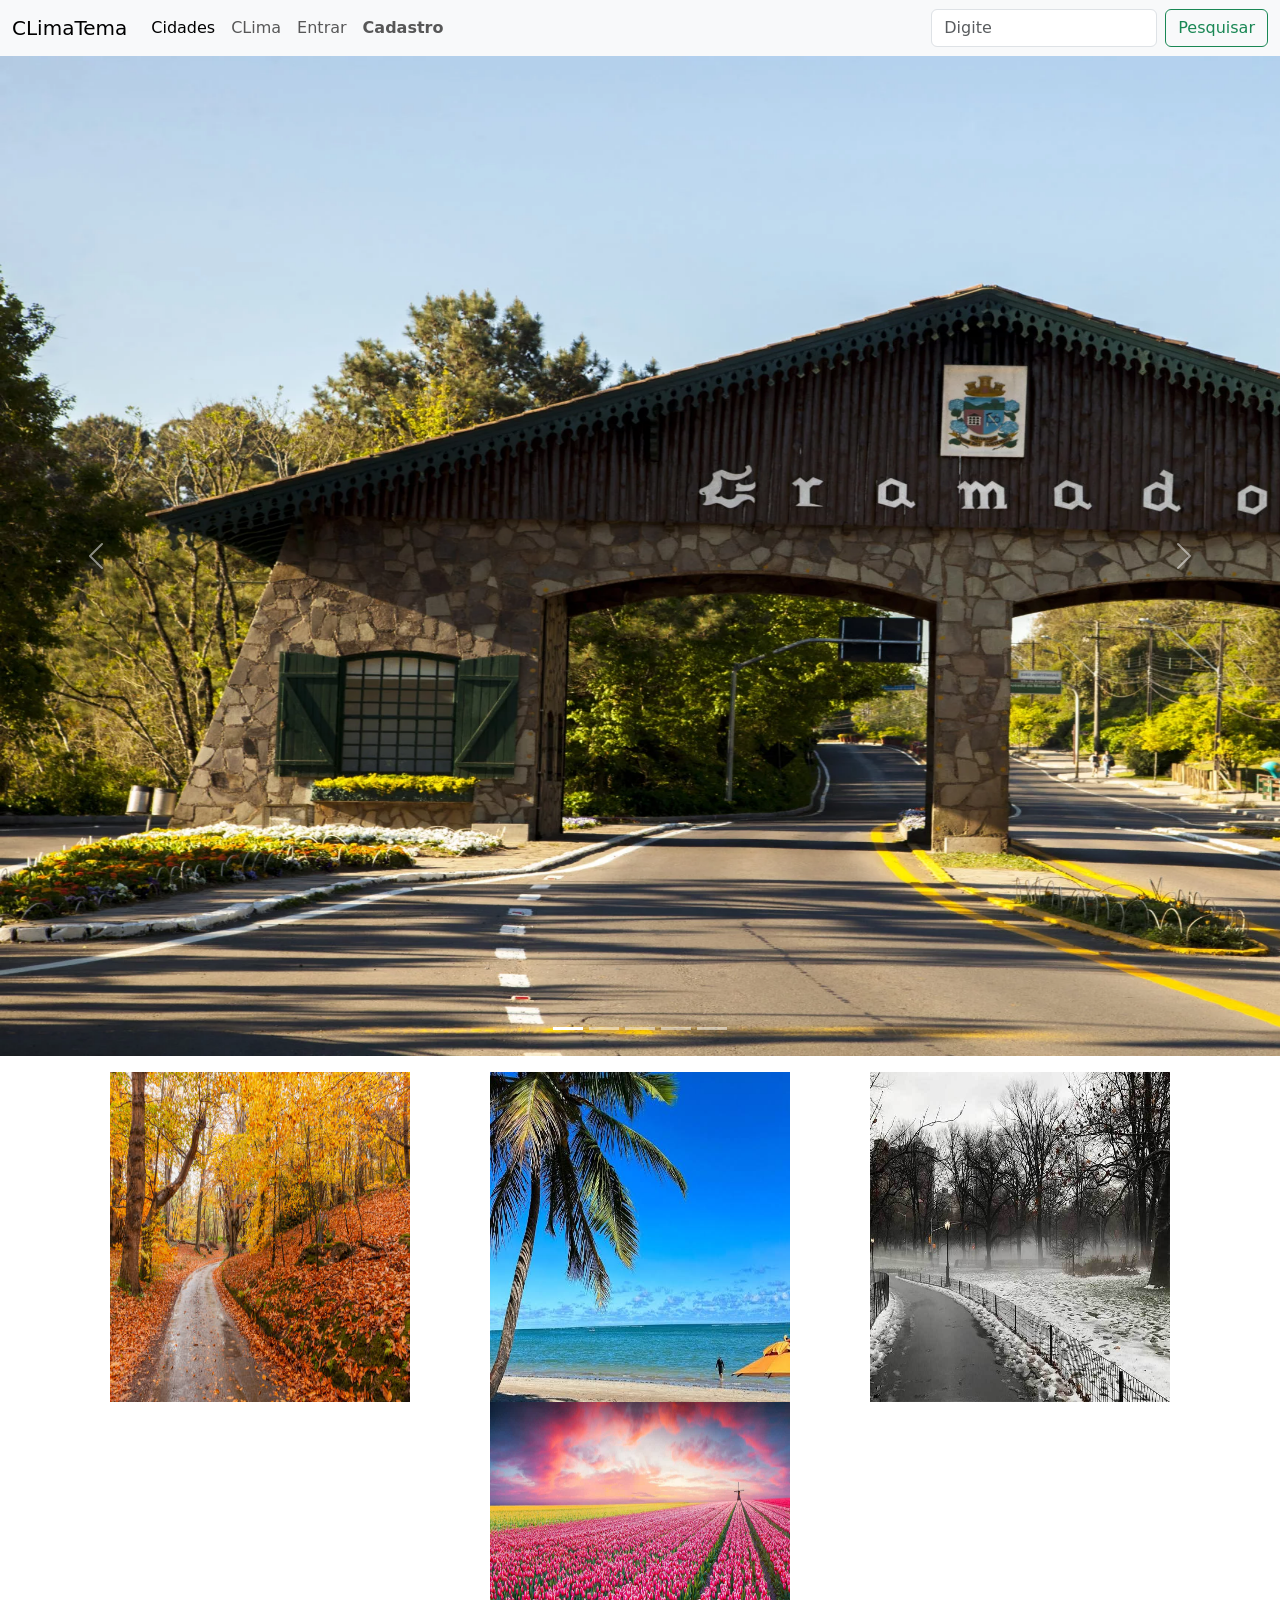
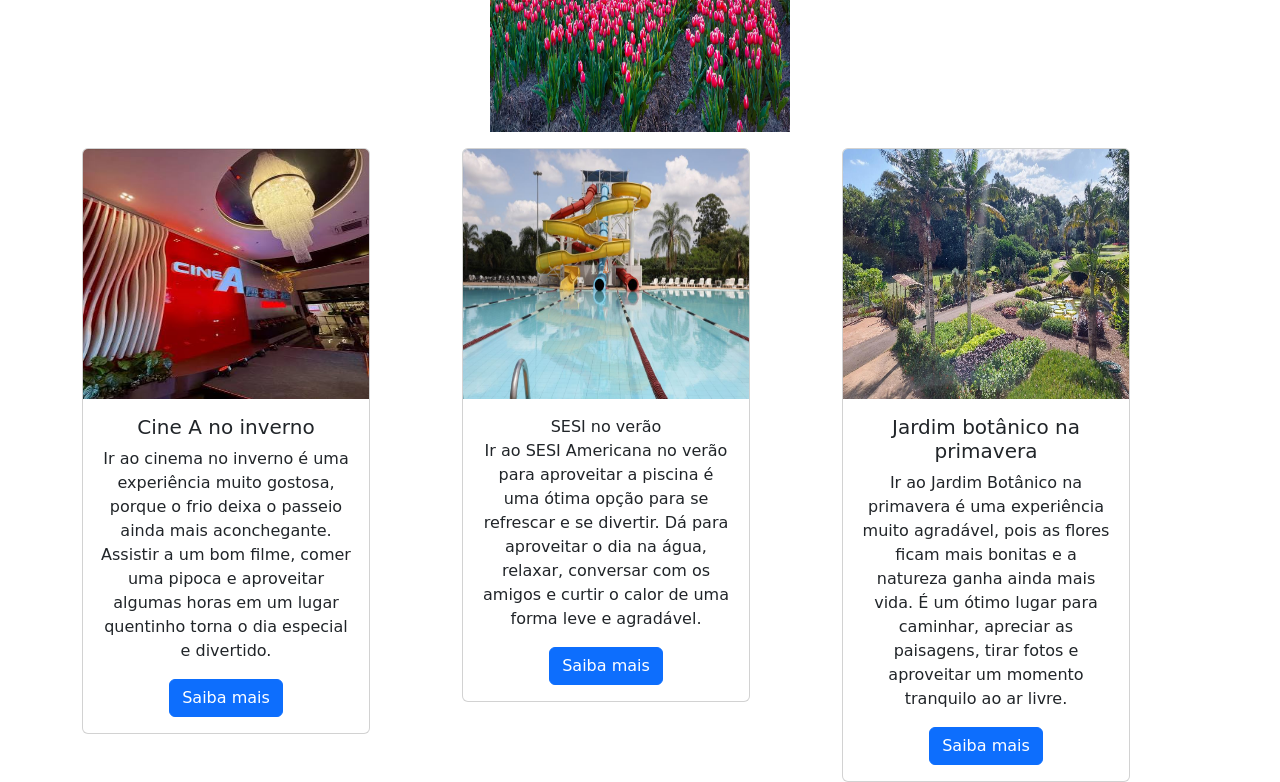
<file: index.html>
<!DOCTYPE html>
<html lang="en">
<head>
    <meta charset="UTF-8">
    <meta name="viewport" content="width=device-width, initial-scale=1.0">
    <link href="https://cdn.jsdelivr.net/npm/bootstrap@5.3.8/dist/css/bootstrap.min.css" rel="stylesheet" integrity="sha384-sRIl4kxILFvY47J16cr9ZwB07vP4J8+LH7qKQnuqkuIAvNWLzeN8tE5YBujZqJLB" crossorigin="anonymous">
    <link rel="stylesheet" href="style.css">
    <title>Document</title>
</head>
<body>
  <nav class="navbar navbar-expand-lg bg-body-tertiary">
  <div class="container-fluid">
    <a class="navbar-brand" href="index.html">CLimaTema</a>
    <button class="navbar-toggler" type="button" data-bs-toggle="collapse" data-bs-target="#navbarSupportedContent" aria-controls="navbarSupportedContent" aria-expanded="false" aria-label="Toggle navigation">
      <span class="navbar-toggler-icon"></span>
    </button>
    <div class="collapse navbar-collapse" id="navbarSupportedContent">
      <ul class="navbar-nav me-auto mb-2 mb-lg-0">
        <li class="nav-item">
          <a class="nav-link active" aria-current="page" href="cidades.html">Cidades</a>
        </li>
        <li class="nav-item">
          <a class="nav-link" href="climas.html">CLima</a>
        </li>
          <li class="nav-item">
          <a class="nav-link" href="entrar.html">Entrar</a>
        </li>
          <li class="nav-item">
          <a class="nav-link" href="cadastro.html"><strong>Cadastro</strong></a>
        </li>


      </ul>
      <form class="d-flex" role="search">
        <input class="form-control me-2" type="search" placeholder="Digite" aria-label="search"/>
        <button class="btn btn-outline-success" type="submit">Pesquisar</button>
      </form>
    </div>
  </div>
</nav>  

<div id="carouselExampleIndicators" class="carousel slide">
  <div class="carousel-indicators">
    <button type="button" data-bs-target="#carouselExampleIndicators" data-bs-slide-to="0" class="active" aria-current="true" aria-label="Slide 1"></button>
    <button type="button" data-bs-target="#carouselExampleIndicators" data-bs-slide-to="1" aria-label="Slide 2"></button>
    <button type="button" data-bs-target="#carouselExampleIndicators" data-bs-slide-to="2" aria-label="Slide 3"></button>
    <button type="button" data-bs-target="#carouselExampleIndicators" data-bs-slide-to="3" aria-label="Slide 4"></button>
    <button type="button" data-bs-target="#carouselExampleIndicators" data-bs-slide-to="4" aria-label="Slide 5"></button>
  </div>
  <div class="carousel-inner">
    <div class="carousel-item active">
      <img src="./img/cidade1.webp" width="1890px" height="1000px" alt="...">
    </div>
    <div class="carousel-item">
      <img src="./img/cidade2.jpg" width="1890px" height="1000px" alt="...">
    </div>
    <div class="carousel-item">
      <img src="./img/cidade3.jpg" width="1890px" height="1000px" alt="...">
    </div>
     <div class="carousel-item">
      <img src="./img/cidade4.jpg" width="1890px" height="1000px" alt="...">
    </div>
     <div class="carousel-item">
      <img src="./img/cearaaa.jpg" width="1890px" height="1000px" alt="...">
    </div>
  </div>
  <button class="carousel-control-prev" type="button" data-bs-target="#carouselExampleIndicators" data-bs-slide="prev">
    <span class="carousel-control-prev-icon" aria-hidden="true"></span>
    <span class="visually-hidden">Previous</span>
  </button>
  <button class="carousel-control-next" type="button" data-bs-target="#carouselExampleIndicators" data-bs-slide="next">
    <span class="carousel-control-next-icon" aria-hidden="true"></span>
    <span class="visually-hidden">Next</span>
  </button>
</div>
<p></p>
<div class="container text-center">
  <div class="row">
    <div class="col">
    <img src="./img/outono.jpg"  width="300px" height="330px">
    </div>
     <div class="col">
    <img src="./img/verão.jpg"  width="300px" height="330px">
    </div>
    <div class="col">
     <img src="./img/inverno.jpg"  width="300px" height="330px">
    </div>
    <div class="col">
     <img src="./img/primavera.jpg"  width="300px" height="330px">
    </div>

 <p></p>

  </div>
</div>

<div class="container text-center">
  <div class="row align-items-start">
    <div class="col">

     <div class="card" style="width: 18rem;">
  <img src="./img/cinema.jpg" width="300px" height="250px" class="card-img-top" alt="...">
  <div class="card-body">
    <h5 class="card-title">Cine A no inverno</h5>
    <p class="card-text">Ir ao cinema no inverno é uma experiência muito gostosa, porque o frio deixa o passeio ainda mais aconchegante. Assistir a um bom filme, comer uma pipoca e aproveitar algumas horas em um lugar quentinho torna o dia especial e divertido.</p>
    <a href="https://cinea.com.br/americana" class="btn btn-primary">Saiba mais</a>
  </div>
</div>

    </div>
    <div class="col">

      <div class="card" style="width: 18rem;">
  <img src="./img/sesi.jpg" width="300px" height="250px" class="card-img-top" alt="...">
  <div class="card-body">SESI no verão</h5>
    <p class="card-text">Ir ao SESI Americana no verão para aproveitar a piscina é uma ótima opção para se refrescar e se divertir. Dá para aproveitar o dia na água, relaxar, conversar com os amigos e curtir o calor de uma forma leve e agradável.</p>
    <a href="https://americana.sesisp.org.br/" class="btn btn-primary">Saiba mais</a>
  </div>
</div>

    </div>
    <div class="col">

      <div class="card" style="width: 18rem;">
  <img src="./img/jardim.jpg" width="300px" height="250px" class="card-img-top" alt="...">
  <div class="card-body">
    <h5 class="card-title">Jardim botânico na primavera</h5>
    <p class="card-text">Ir ao Jardim Botânico na primavera é uma experiência muito agradável, pois as flores ficam mais bonitas e a natureza ganha ainda mais vida. É um ótimo lugar para caminhar, apreciar as paisagens, tirar fotos e aproveitar um momento tranquilo ao ar livre.</p>
    <a href="https://www.americana.sp.gov.br/americana-index.php?a=ponto-turistico-botanico" class="btn btn-primary">Saiba mais</a>
  </div>
</div>

    </div>
  </div>
</div>

<script src="https://cdn.jsdelivr.net/npm/bootstrap@5.3.8/dist/js/bootstrap.bundle.min.js" integrity="sha384-FKyoEForCGlyvwx9Hj09JcYn3nv7wiPVlz7YYwJrWVcXK/BmnVDxM+D2scQbITxI" crossorigin="anonymous"></script>
</body>
</html>
</file>
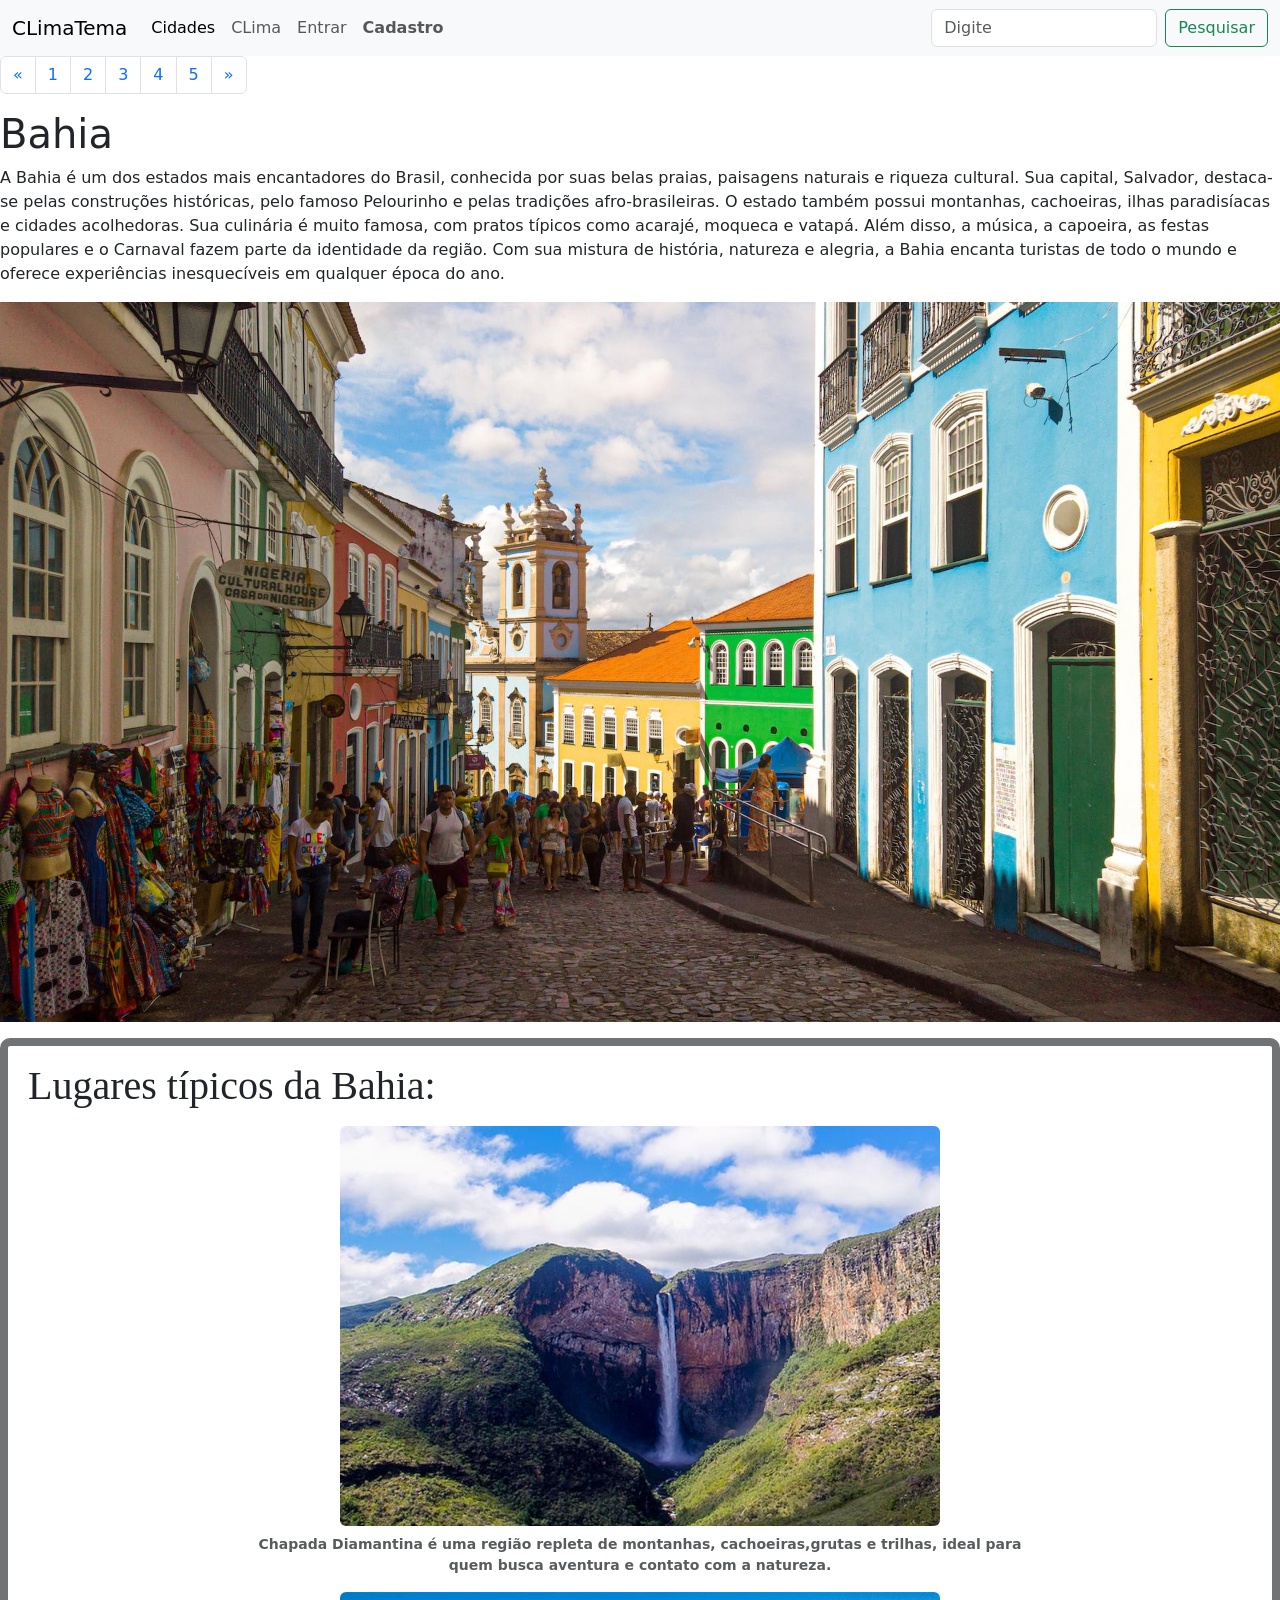
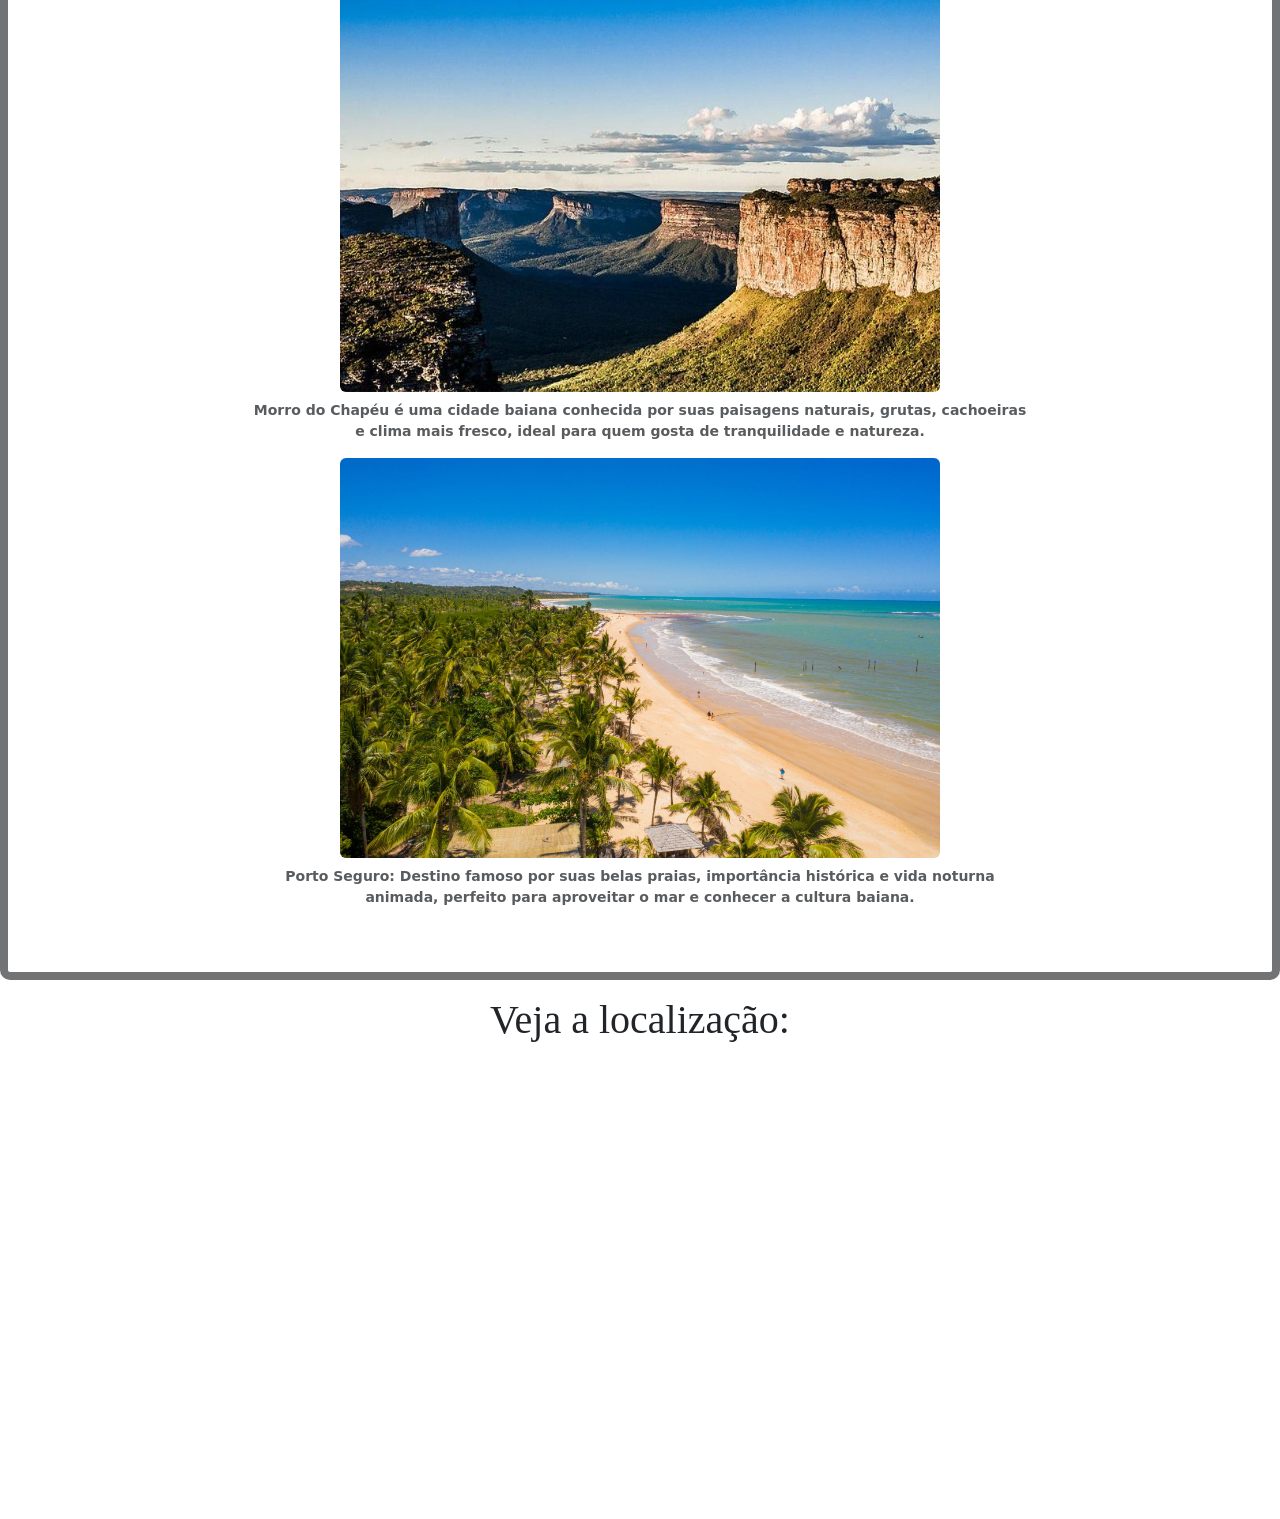
<file: Bahia.html>
<!DOCTYPE html>
<html lang="en">
<head>
    <meta charset="UTF-8">
    <meta name="viewport" content="width=, initial-scale=1.0">
    <link href="https://cdn.jsdelivr.net/npm/bootstrap@5.3.8/dist/css/bootstrap.min.css" rel="stylesheet" integrity="sha384-sRIl4kxILFvY47J16cr9ZwB07vP4J8+LH7qKQnuqkuIAvNWLzeN8tE5YBujZqJLB" crossorigin="anonymous">
    <link rel="stylesheet" href="style.css">
    <title>Document</title>
</head>
<body>
    

    <nav class="navbar navbar-expand-lg bg-body-tertiary">
  <div class="container-fluid">
    <a class="navbar-brand" href="index.html">CLimaTema</a>
    <button class="navbar-toggler" type="button" data-bs-toggle="collapse" data-bs-target="#navbarSupportedContent" aria-controls="navbarSupportedContent" aria-expanded="false" aria-label="Toggle navigation">
      <span class="navbar-toggler-icon"></span>
    </button>
    <div class="collapse navbar-collapse" id="navbarSupportedContent">
      <ul class="navbar-nav me-auto mb-2 mb-lg-0">
        <li class="nav-item">
          <a class="nav-link active" aria-current="page" href="cidades.html">Cidades</a>
        </li>
        <li class="nav-item">
          <a class="nav-link" href="climas.html">CLima</a>
        </li>
          <li class="nav-item">
          <a class="nav-link" href="entrar.html">Entrar</a>
        </li>
          <li class="nav-item">
          <a class="nav-link" href="cadastro.html"><strong>Cadastro</strong></a>
        </li>

      </ul>
      <form class="d-flex" role="search">
        <input class="form-control me-2" type="search" placeholder="Digite" aria-label="search"/>
        <button class="btn btn-outline-success" type="submit">Pesquisar</button>
      </form>
    </div>
  </div>
</nav>  

       <nav aria-label="Page navigation example">
  <ul class="pagination">
    <li class="page-item">
      <a class="page-link" href="#" aria-label="Previous">
        <span aria-hidden="true">&laquo;</span>
      </a>
    </li>
    <li class="page-item"><a class="page-link" href="gramado.html">1</a></li>
    <li class="page-item"><a class="page-link" href="RJ.html">2</a></li>
    <li class="page-item"><a class="page-link" href="Bahia.html">3</a></li>
    <li class="page-item"><a class="page-link" href="SP.html">4</a></li>
    <li class="page-item"><a class="page-link" href="ceara.html">5</a></li>
    <li class="page-item">
      <a class="page-link" href="#" aria-label="Next">
        <span aria-hidden="true">&raquo;</span>
      </a>
    </li>
  </ul>
</nav>

<div>
    <h1>Bahia</h1>
    <p>A Bahia é um dos estados mais encantadores do Brasil, conhecida por suas belas praias, paisagens naturais e riqueza cultural. Sua capital, Salvador, destaca-se pelas construções históricas, pelo famoso Pelourinho e pelas tradições afro-brasileiras. O estado também possui montanhas, cachoeiras, ilhas paradisíacas e cidades acolhedoras. Sua culinária é muito famosa, com pratos típicos como acarajé, moqueca e vatapá. Além disso, a música, a capoeira, as festas populares e o Carnaval fazem parte da identidade da região. Com sua mistura de história, natureza e alegria, a Bahia encanta turistas de todo o mundo e oferece experiências inesquecíveis em qualquer época do ano.</p>
   <img src="./img/cidade3.jpg"  width="1890px" height="1000px" class="img-fluid" alt="..."></p>
</div>

<div class="bahia1"> 
<div class="B1">
  <p></p>
  <h1>Lugares típicos da Bahia:</h1>
  <p></p>
  </div>


<figure class="figure">
  <img src="./img/morro.jpg" width="600" height="400"  class="figure-img img-fluid rounded" alt="...">
  <figcaption class="figure-caption">Chapada Diamantina é uma região repleta de montanhas, cachoeiras,grutas e trilhas, ideal para<p>quem busca aventura e contato com a natureza.</figcaption>

    <figure class="figure">
  <img src="./img/morrodo.jpg" width="600" height="400" class="figure-img img-fluid rounded" alt="...">
  <figcaption class="figure-caption">Morro do Chapéu é uma cidade baiana conhecida por suas paisagens naturais, grutas, cachoeiras<p> e clima mais fresco, ideal para quem gosta de tranquilidade e natureza.</figcaption>

<figure class="figure">
  <img src="./img/porto.jpg" width="600" height="400" class="figure-img img-fluid rounded" alt="...">
  <figcaption class="figure-caption">Porto Seguro: Destino famoso por suas belas praias, importância histórica e vida noturna <p>animada, perfeito para aproveitar o mar e conhecer a cultura baiana.</figcaption>
</figure>

</figure>

</figure>
</div>

<div class="mapabahia">
  <p></p>
  <h1>Veja a localização:</h1>
 <iframe src="https://www.google.com/maps/embed?pb=!1m18!1m12!1m3!1d124464.13618854049!2d-38.584199479891055!3d-12.875264075497787!2m3!1f0!2f0!3f0!3m2!1i1024!2i768!4f13.1!3m3!1m2!1s0x716037ca23ca5b3%3A0x1b9fc7912c226698!2sSalvador%20-%20BA!5e0!3m2!1spt-BR!2sbr!4v1791556188763!5m2!1spt-BR!2sbr" width="600" height="450" style="border:0;" allowfullscreen="" loading="lazy" referrerpolicy="strict-origin-when-cross-origin"></iframe>
</div>


  <script src="https://cdn.jsdelivr.net/npm/bootstrap@5.3.8/dist/js/bootstrap.bundle.min.js" integrity="sha384-FKyoEForCGlyvwx9Hj09JcYn3nv7wiPVlz7YYwJrWVcXK/BmnVDxM+D2scQbITxI" crossorigin="anonymous"></script>
</body>
</html>
</file>
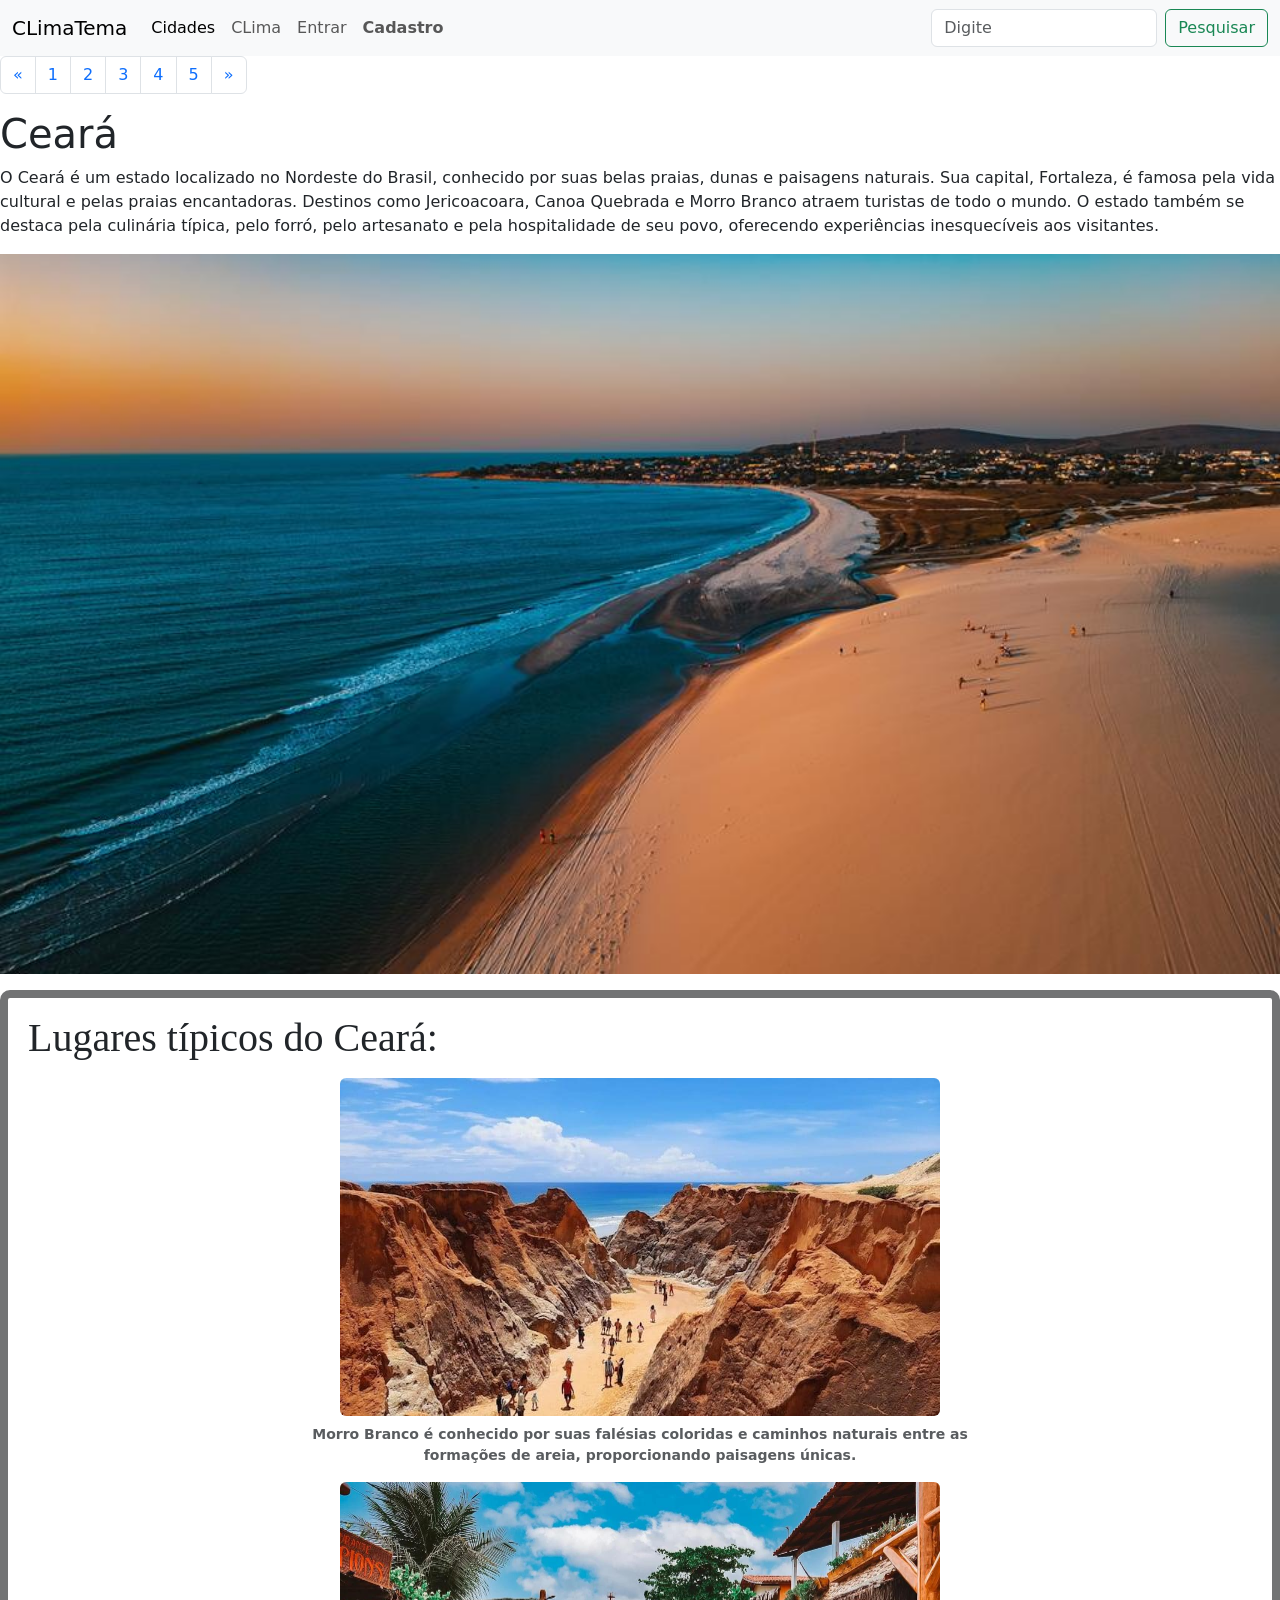
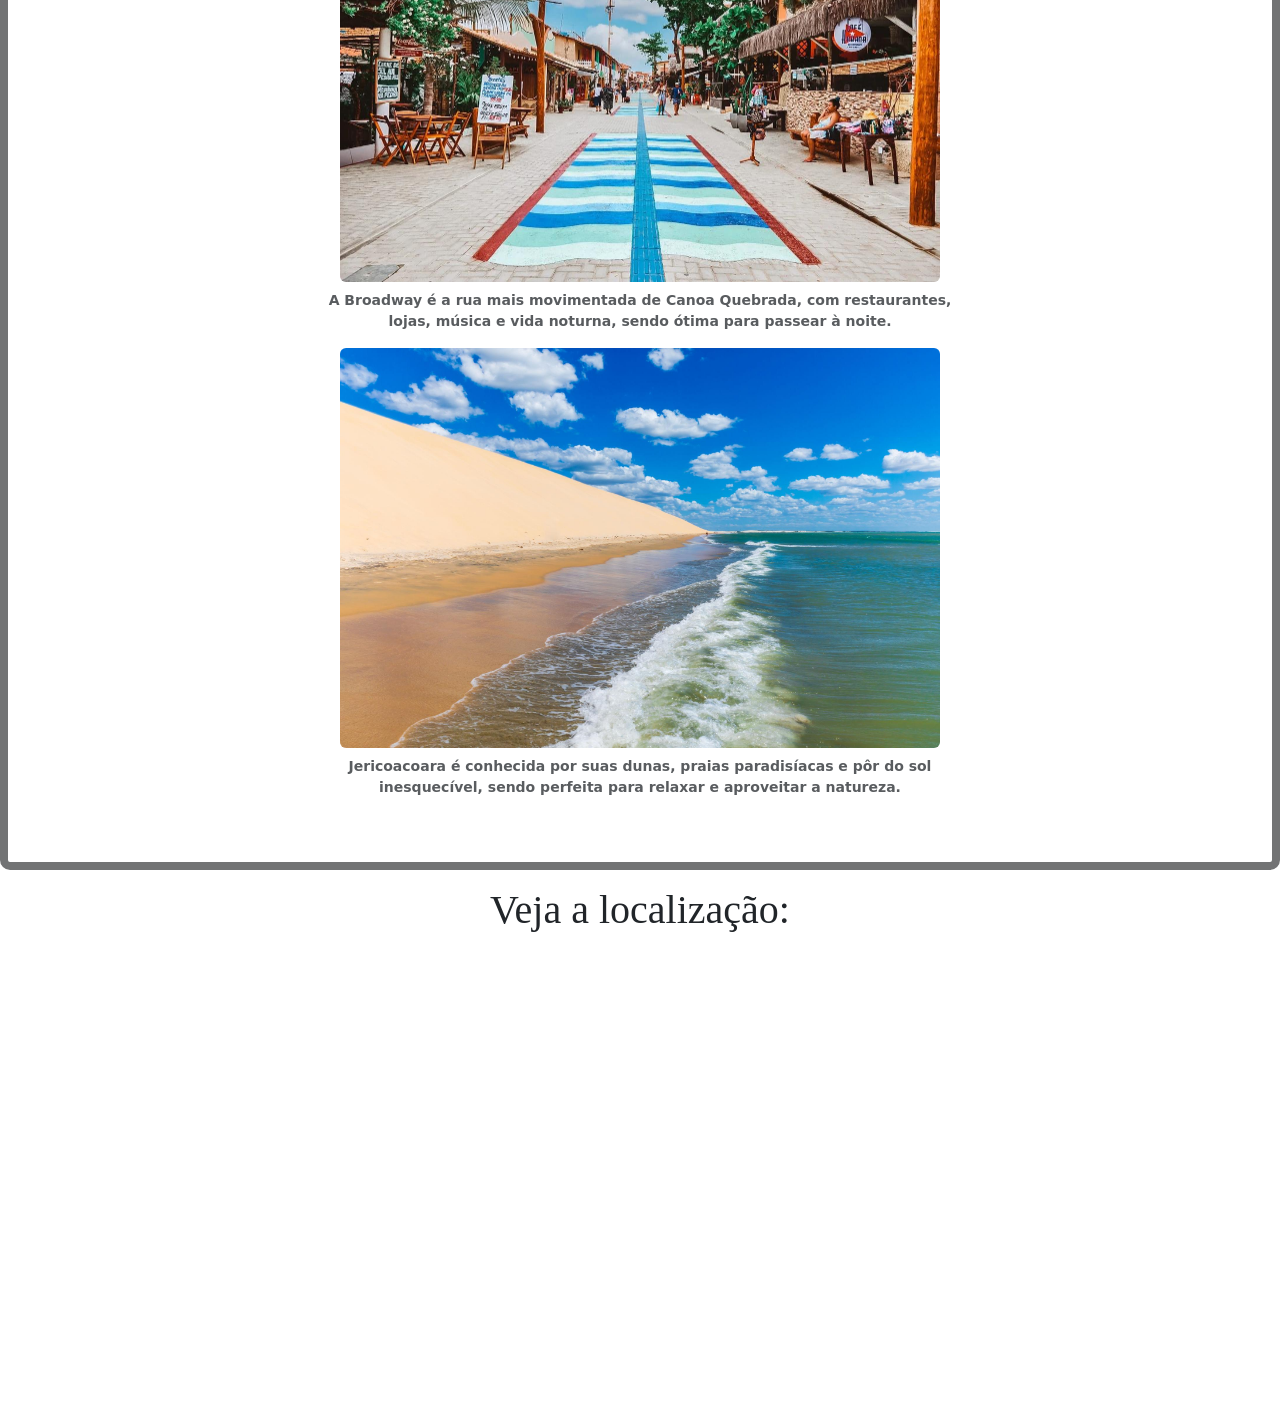
<file: ceara.html>
<!DOCTYPE html>
<html lang="en">
<head>
    <meta charset="UTF-8">
    <meta name="viewport" content="width=, initial-scale=1.0">
    <link href="https://cdn.jsdelivr.net/npm/bootstrap@5.3.8/dist/css/bootstrap.min.css" rel="stylesheet" integrity="sha384-sRIl4kxILFvY47J16cr9ZwB07vP4J8+LH7qKQnuqkuIAvNWLzeN8tE5YBujZqJLB" crossorigin="anonymous">
    <link rel="stylesheet" href="style.css">
    <title>Document</title>
</head>
<body>
    
<nav class="navbar navbar-expand-lg bg-body-tertiary">
  <div class="container-fluid">
    <a class="navbar-brand" href="index.html">CLimaTema</a>
    <button class="navbar-toggler" type="button" data-bs-toggle="collapse" data-bs-target="#navbarSupportedContent" aria-controls="navbarSupportedContent" aria-expanded="false" aria-label="Toggle navigation">
      <span class="navbar-toggler-icon"></span>
    </button>
    <div class="collapse navbar-collapse" id="navbarSupportedContent">
      <ul class="navbar-nav me-auto mb-2 mb-lg-0">
        <li class="nav-item">
          <a class="nav-link active" aria-current="page" href="cidades.html">Cidades</a>
        </li>
        <li class="nav-item">
          <a class="nav-link" href="climas.html">CLima</a>
        </li>
          <li class="nav-item">
          <a class="nav-link" href="entrar.html">Entrar</a>
        </li>
          <li class="nav-item">
          <a class="nav-link" href="cadastro.html"><strong>Cadastro</strong></a>
        </li>

      </ul>
      <form class="d-flex" role="search">
        <input class="form-control me-2" type="search" placeholder="Digite" aria-label="search"/>
        <button class="btn btn-outline-success" type="submit">Pesquisar</button>
      </form>
    </div>
  </div>
</nav>  


       <nav aria-label="Page navigation example">
  <ul class="pagination">
    <li class="page-item">
      <a class="page-link" href="#" aria-label="Previous">
        <span aria-hidden="true">&laquo;</span>
      </a>
    </li>
    <li class="page-item"><a class="page-link" href="gramado.html">1</a></li>
    <li class="page-item"><a class="page-link" href="RJ.html">2</a></li>
    <li class="page-item"><a class="page-link" href="Bahia.html">3</a></li>
    <li class="page-item"><a class="page-link" href="SP.html">4</a></li>
    <li class="page-item"><a class="page-link" href="ceara.html">5</a></li>
    <li class="page-item">
      <a class="page-link" href="#" aria-label="Next">
        <span aria-hidden="true">&raquo;</span>
      </a>
    </li>
  </ul>
</nav>

<div>
    <h1>Ceará</h1>
    <p>O Ceará é um estado localizado no Nordeste do Brasil, conhecido por suas belas praias, dunas e paisagens naturais. Sua capital, Fortaleza, é famosa pela vida cultural e pelas praias encantadoras. Destinos como Jericoacoara, Canoa Quebrada e Morro Branco atraem turistas de todo o mundo. O estado também se destaca pela culinária típica, pelo forró, pelo artesanato e pela hospitalidade de seu povo, oferecendo experiências inesquecíveis aos visitantes.</p>
    <img src="./img/cearaaa.jpg" class="img-fluid" width="1890px" height="1000px" alt="..."></p>
</div>

<div class="ceara1">

<div class="C1">
  <p></p>
  <h1>Lugares típicos do Ceará:</h1>
  <p></p>
  </div>

<figure class="figure">
  <img src="./img/branco.jpg" width="600" height="1000"  class="figure-img img-fluid rounded" alt="...">
  <figcaption class="figure-caption">Morro Branco é conhecido por suas falésias coloridas e caminhos naturais entre as <p>formações de areia, proporcionando paisagens únicas.</figcaption>

    <figure class="figure">
  <img src="./img/canoa.jpg" width="600" height="1000"  class="figure-img img-fluid rounded" alt="...">
  <figcaption class="figure-caption">A Broadway é a rua mais movimentada de Canoa Quebrada, com restaurantes,<p> lojas, música e vida noturna, sendo ótima para passear à noite.</figcaption>

<figure class="figure">
  <img src="./img/jericoacoara.jpg" width="600" height="1000"  class="figure-img img-fluid rounded" alt="...">
  <figcaption class="figure-caption">Jericoacoara é conhecida por suas dunas, praias paradisíacas e pôr do sol<p> inesquecível, sendo perfeita para relaxar e aproveitar a natureza.</figcaption>
</figure>

</figure>

</figure>


</div>

<div class="mapaceara">
  <p></p>
  <h1>Veja a localização:</h1>
  <iframe src="https://www.google.com/maps/embed?pb=!1m18!1m12!1m3!1d127394.50426576042!2d-38.675510025972656!3d-3.793129235880192!2m3!1f0!2f0!3f0!3m2!1i1024!2i768!4f13.1!3m3!1m2!1s0x7c74c3f464c783f%3A0x4661c60a0c6b37ca!2sFortaleza%20-%20CE!5e0!3m2!1spt-BR!2sbr!4v1791556043111!5m2!1spt-BR!2sbr" width="600" height="450" style="border:0;" allowfullscreen="" loading="lazy" referrerpolicy="strict-origin-when-cross-origin"></iframe>
   </div>

<script src="https://cdn.jsdelivr.net/npm/bootstrap@5.3.8/dist/js/bootstrap.bundle.min.js" integrity="sha384-FKyoEForCGlyvwx9Hj09JcYn3nv7wiPVlz7YYwJrWVcXK/BmnVDxM+D2scQbITxI" crossorigin="anonymous"></script>
</body>
</body>
</html>
</file>
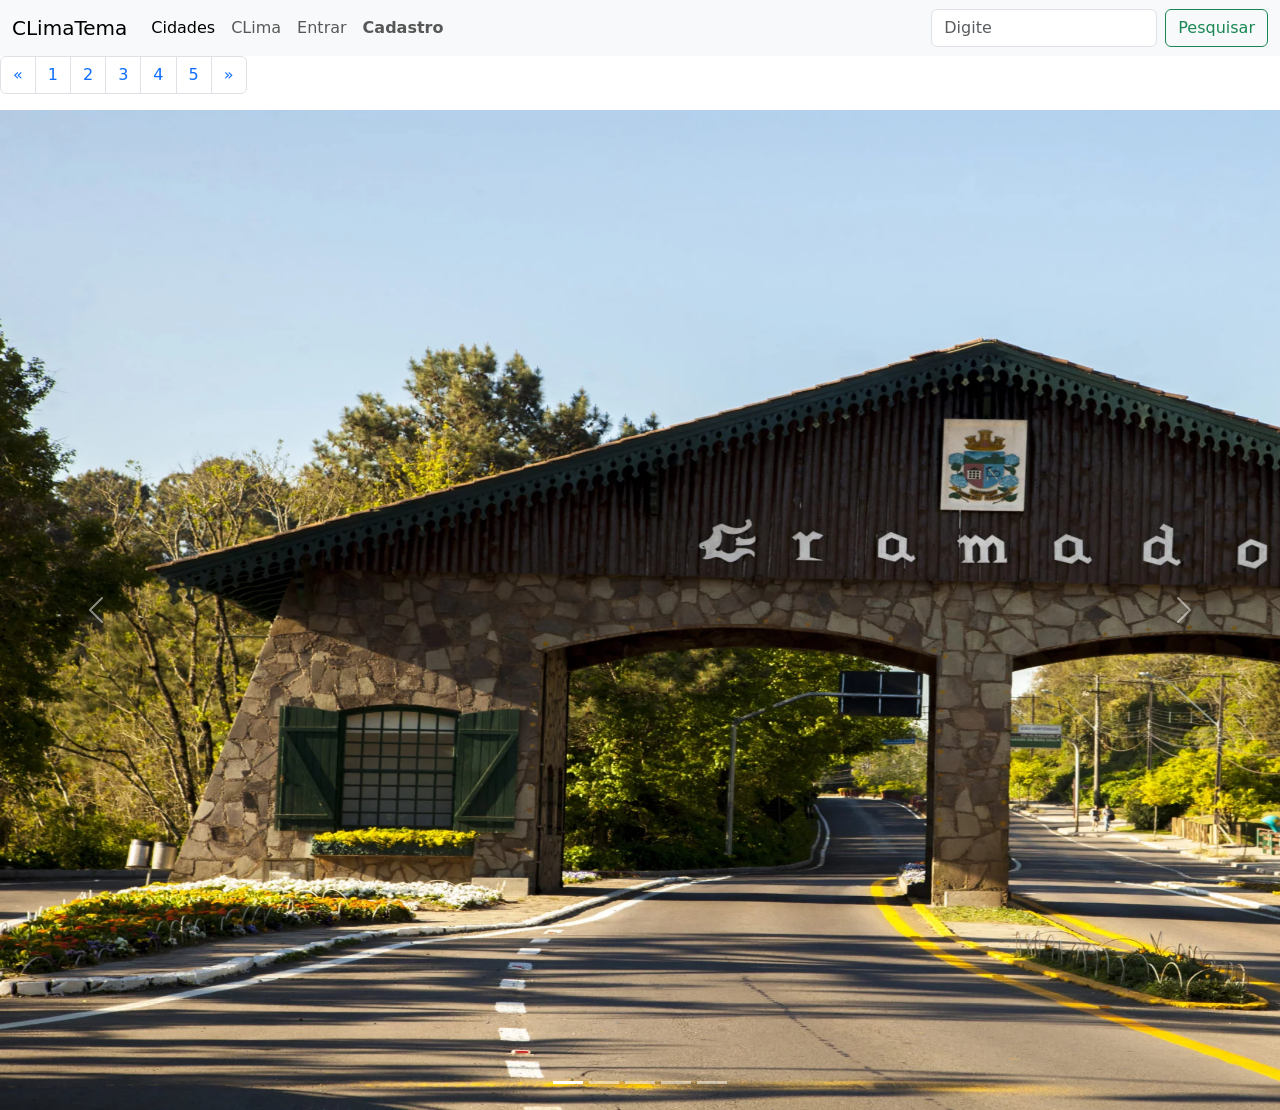
<file: cidades.html>
<!DOCTYPE html>
<html lang="en">
<head>
    <meta charset="UTF-8">
    <meta name="viewport" content="width=device-width, initial-scale=1.0">
    <link href="https://cdn.jsdelivr.net/npm/bootstrap@5.3.8/dist/css/bootstrap.min.css" rel="stylesheet" integrity="sha384-sRIl4kxILFvY47J16cr9ZwB07vP4J8+LH7qKQnuqkuIAvNWLzeN8tE5YBujZqJLB" crossorigin="anonymous">
    <link rel="stylesheet" href="style.css">
    <title>Document</title>

</head>
<body>

    <nav class="navbar navbar-expand-lg bg-body-tertiary">
  <div class="container-fluid">
    <a class="navbar-brand" href="index.html">CLimaTema</a>
    <button class="navbar-toggler" type="button" data-bs-toggle="collapse" data-bs-target="#navbarSupportedContent" aria-controls="navbarSupportedContent" aria-expanded="false" aria-label="Toggle navigation">
      <span class="navbar-toggler-icon"></span>
    </button>
    <div class="collapse navbar-collapse" id="navbarSupportedContent">
      <ul class="navbar-nav me-auto mb-2 mb-lg-0">
        <li class="nav-item">
          <a class="nav-link active" aria-current="page" href="cidades.html">Cidades</a>
        </li>
        <li class="nav-item">
          <a class="nav-link" href="climas.html">CLima</a>
        </li>
          <li class="nav-item">
          <a class="nav-link" href="entrar.html">Entrar</a>
        </li>
          <li class="nav-item">
          <a class="nav-link" href="cadastro.html"><strong>Cadastro</strong></a>
        </li>


      </ul>
      <form class="d-flex" role="search">
        <input class="form-control me-2" type="search" placeholder="Digite" aria-label="search"/>
        <button class="btn btn-outline-success" type="submit">Pesquisar</button>
      </form>
    </div>
  </div>
</nav>  

<nav aria-label="Page navigation example">
  <ul class="pagination">
    <li class="page-item">
      <a class="page-link" href="#" aria-label="Previous">
        <span aria-hidden="true">&laquo;</span>
      </a>
    </li>
    <li class="page-item"><a class="page-link" href="gramado.html">1</a></li>
    <li class="page-item"><a class="page-link" href="#">2</a></li>
    <li class="page-item"><a class="page-link" href="#">3</a></li>
    <li class="page-item"><a class="page-link" href="#">4</a></li>
    <li class="page-item"><a class="page-link" href="#">5</a></li>
    <li class="page-item">
      <a class="page-link" href="#" aria-label="Next">
        <span aria-hidden="true">&raquo;</span>
      </a>
    </li>
  </ul>
</nav>


<div id="carouselExampleIndicators" class="carousel slide">
  <div class="carousel-indicators">
    <button type="button" data-bs-target="#carouselExampleIndicators" data-bs-slide-to="0" class="active" aria-current="true" aria-label="Slide 1"></button>
    <button type="button" data-bs-target="#carouselExampleIndicators" data-bs-slide-to="1" aria-label="Slide 2"></button>
    <button type="button" data-bs-target="#carouselExampleIndicators" data-bs-slide-to="2" aria-label="Slide 3"></button>
    <button type="button" data-bs-target="#carouselExampleIndicators" data-bs-slide-to="3" aria-label="Slide 4"></button>
    <button type="button" data-bs-target="#carouselExampleIndicators" data-bs-slide-to="4" aria-label="Slide 5"></button>
  </div>
  <div class="carousel-inner">
    <div class="carousel-item active">
      <img src="./img/cidade1.webp" width="1890px" height="1000px" alt="...">
    </div>
    <div class="carousel-item">
      <img src="./img/cidade2.jpg" width="1890px" height="1000px" alt="...">
    </div>
    <div class="carousel-item">
      <img src="./img/cidade3.jpg" width="1890px" height="1000px" alt="...">
    </div>
     <div class="carousel-item">
      <img src="./img/cidade4.jpg" width="1890px" height="1000px" alt="...">
    </div>
     <div class="carousel-item">
      <img src="./img/cearaaa.jpg" width="1890px" height="1000px" alt="...">
    </div>
  </div>
  <button class="carousel-control-prev" type="button" data-bs-target="#carouselExampleIndicators" data-bs-slide="prev">
    <span class="carousel-control-prev-icon" aria-hidden="true"></span>
    <span class="visually-hidden">Previous</span>
  </button>
  <button class="carousel-control-next" type="button" data-bs-target="#carouselExampleIndicators" data-bs-slide="next">
    <span class="carousel-control-next-icon" aria-hidden="true"></span>
    <span class="visually-hidden">Next</span>
  </button>
</div>



<script src="https://cdn.jsdelivr.net/npm/bootstrap@5.3.8/dist/js/bootstrap.bundle.min.js" integrity="sha384-FKyoEForCGlyvwx9Hj09JcYn3nv7wiPVlz7YYwJrWVcXK/BmnVDxM+D2scQbITxI" crossorigin="anonymous"></script>

    
</body>
</html>
</file>
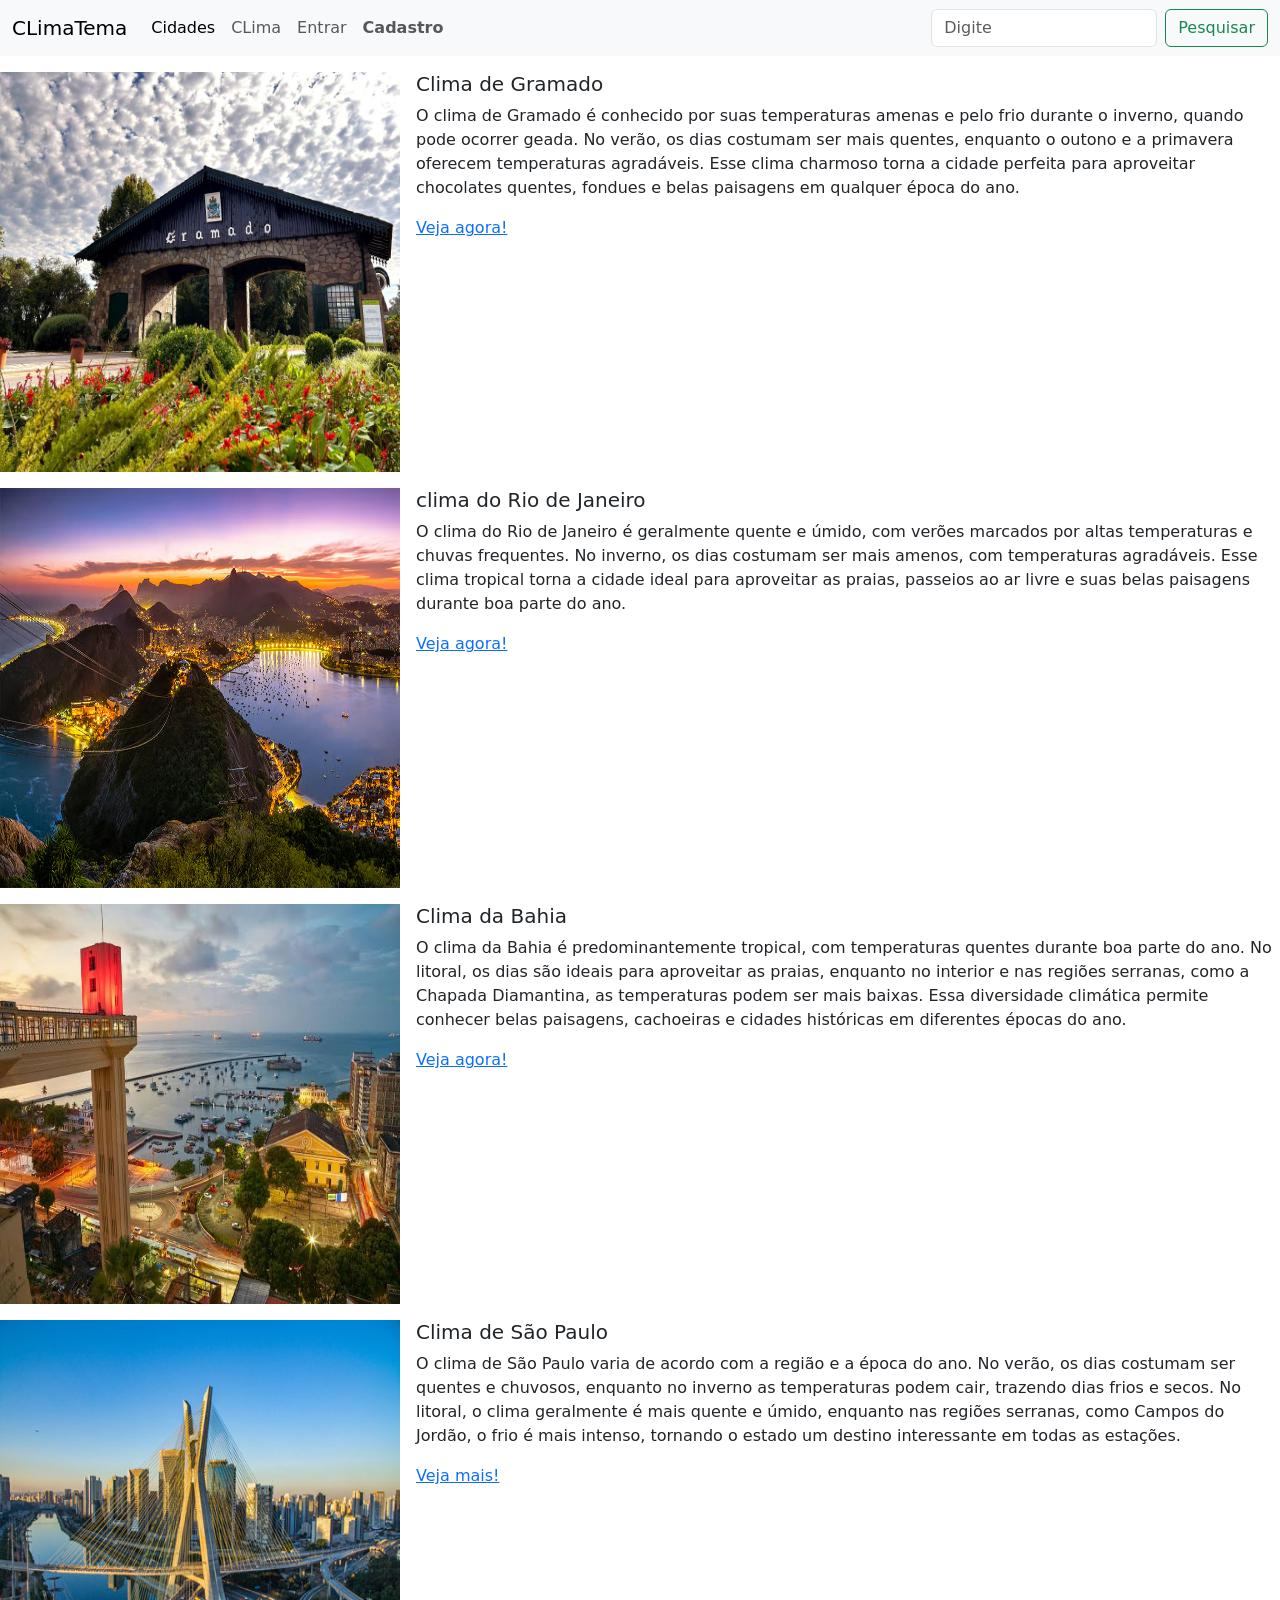
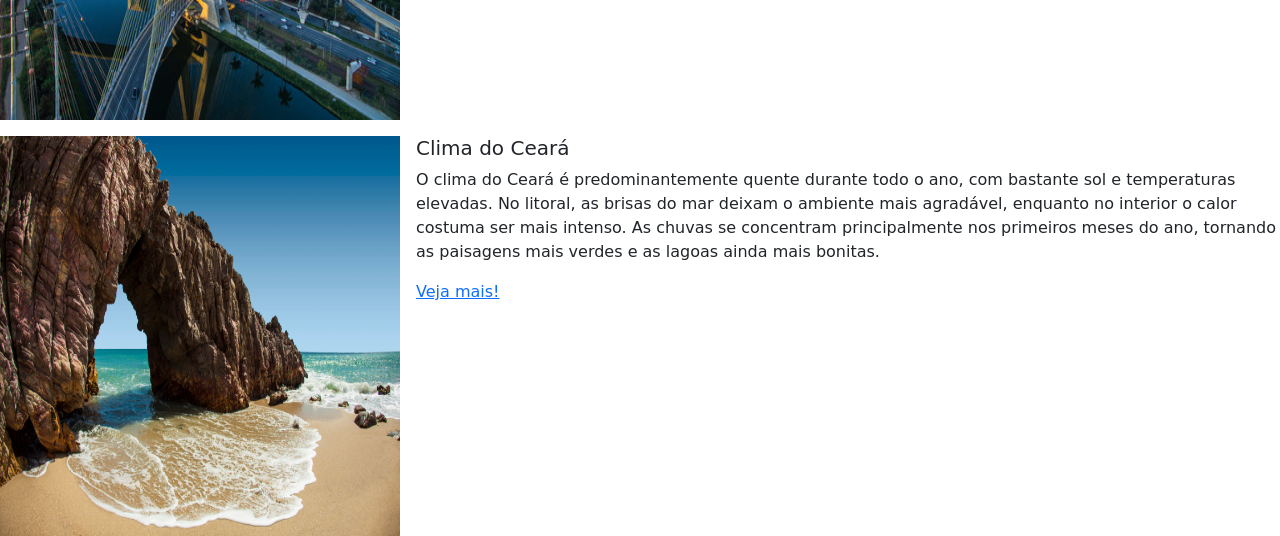
<file: climas.html>
<!DOCTYPE html>
<html lang="en">
<head>
    <meta charset="UTF-8">
    <meta name="viewport" content="width=device-width, initial-scale=1.0">
    <link href="https://cdn.jsdelivr.net/npm/bootstrap@5.3.8/dist/css/bootstrap.min.css" rel="stylesheet" integrity="sha384-sRIl4kxILFvY47J16cr9ZwB07vP4J8+LH7qKQnuqkuIAvNWLzeN8tE5YBujZqJLB" crossorigin="anonymous">
    <link rel="stylesheet" href="style.css">
    <title>Document</title>
</head>
<body>
    <nav class="navbar navbar-expand-lg bg-body-tertiary">
  <div class="container-fluid">
    <a class="navbar-brand" href="index.html">CLimaTema</a>
    <button class="navbar-toggler" type="button" data-bs-toggle="collapse" data-bs-target="#navbarSupportedContent" aria-controls="navbarSupportedContent" aria-expanded="false" aria-label="Toggle navigation">
      <span class="navbar-toggler-icon"></span>
    </button>
    <div class="collapse navbar-collapse" id="navbarSupportedContent">
      <ul class="navbar-nav me-auto mb-2 mb-lg-0">
        <li class="nav-item">
          <a class="nav-link active" aria-current="page" href="cidades.html">Cidades</a>
        </li>
        <li class="nav-item">
          <a class="nav-link" href="climas.html">CLima</a>
        </li>
          <li class="nav-item">
          <a class="nav-link" href="entrar.html">Entrar</a>
        </li>
          <li class="nav-item">
          <a class="nav-link" href="cadastro.html"><strong>Cadastro</strong></a>
        </li>

      </ul>
      <form class="d-flex" role="search">
        <input class="form-control me-2" type="search" placeholder="Digite" aria-label="search"/>
        <button class="btn btn-outline-success" type="submit">Pesquisar</button>
      </form>
    </div>
  </div>
</nav> 

<p></p>

<div class="d-flex position-relative">
  <img src="./img/gramadoclima.jpg" width="400" height="400" class="flex-shrink-0 me-3" alt="...">
  <div>
    <h5 class="mt-0">Clima de Gramado</h5>
    <p>O clima de Gramado é conhecido por suas temperaturas amenas e pelo frio durante o inverno, quando pode ocorrer geada. No verão, os dias costumam ser mais quentes, enquanto o outono e a primavera oferecem temperaturas agradáveis. Esse clima charmoso torna a cidade perfeita para aproveitar chocolates quentes, fondues e belas paisagens em qualquer época do ano.</p>
    <a href="https://www.climatempo.com.br/previsao-do-tempo/15-dias/cidade/780/gramado-rs" class="stretched-link">Veja agora!</a>
  </div>
</div>

<p></p>

<div class="d-flex position-relative">
  <img src="./img/rjclima.avif"   width="400" height="400"  class="flex-shrink-0 me-3" alt="...">
  <div>
    <h5 class="mt-0">clima do Rio de Janeiro</h5>
    <p>O clima do Rio de Janeiro é geralmente quente e úmido, com verões marcados por altas temperaturas e chuvas frequentes. No inverno, os dias costumam ser mais amenos, com temperaturas agradáveis. Esse clima tropical torna a cidade ideal para aproveitar as praias, passeios ao ar livre e suas belas paisagens durante boa parte do ano.</p>
    <a href="https://www.climatempo.com.br/previsao-do-tempo/15-dias/cidade/321/riodejaneiro-rj" class="stretched-link">Veja agora!</a>
  </div>
</div>

<p></p>

<div class="d-flex position-relative">
  <img src="./img/bahiaclima.jpg"  width="400" height="400"  class="flex-shrink-0 me-3" alt="...">
  <div>
    <h5 class="mt-0">Clima da Bahia</h5>
    <p>O clima da Bahia é predominantemente tropical, com temperaturas quentes durante boa parte do ano. No litoral, os dias são ideais para aproveitar as praias, enquanto no interior e nas regiões serranas, como a Chapada Diamantina, as temperaturas podem ser mais baixas. Essa diversidade climática permite conhecer belas paisagens, cachoeiras e cidades históricas em diferentes épocas do ano.</p>
    <a href="https://www.climatempo.com.br/previsao-do-tempo/15-dias/cidade/56/salvador-ba" class="stretched-link">Veja agora!</a>
  </div>
</div>

<p></p>

<div class="d-flex position-relative">
  <img src="./img/spclima.jpg"  width="400" height="400" class="flex-shrink-0 me-3" alt="...">
  <div>
    <h5 class="mt-0">Clima de São Paulo</h5>
    <p>O clima de São Paulo varia de acordo com a região e a época do ano. No verão, os dias costumam ser quentes e chuvosos, enquanto no inverno as temperaturas podem cair, trazendo dias frios e secos. No litoral, o clima geralmente é mais quente e úmido, enquanto nas regiões serranas, como Campos do Jordão, o frio é mais intenso, tornando o estado um destino interessante em todas as estações.</p>
    <a href="https://www.climatempo.com.br/previsao-do-tempo/15-dias/cidade/558/saopaulo-sp" class="stretched-link">Veja mais!</a>
  </div>
</div>

<p></p>

<div class="d-flex position-relative">
  <img src="./img/cearaclima.jpg"  width="400" height="400" class="flex-shrink-0 me-3" alt="...">
  <div>
    <h5 class="mt-0">Clima do Ceará</h5>
    <p>O clima do Ceará é predominantemente quente durante todo o ano, com bastante sol e temperaturas elevadas. No litoral, as brisas do mar deixam o ambiente mais agradável, enquanto no interior o calor costuma ser mais intenso. As chuvas se concentram principalmente nos primeiros meses do ano, tornando as paisagens mais verdes e as lagoas ainda mais bonitas.</p>
    <a href="https://www.climatempo.com.br/previsao-do-tempo/cidade/60/fortaleza-ce" class="stretched-link">Veja mais!</a>
  </div>
</div>

<script src="https://cdn.jsdelivr.net/npm/bootstrap@5.3.8/dist/js/bootstrap.bundle.min.js" integrity="sha384-FKyoEForCGlyvwx9Hj09JcYn3nv7wiPVlz7YYwJrWVcXK/BmnVDxM+D2scQbITxI" crossorigin="anonymous"></script>
</body>
</html>
</file>
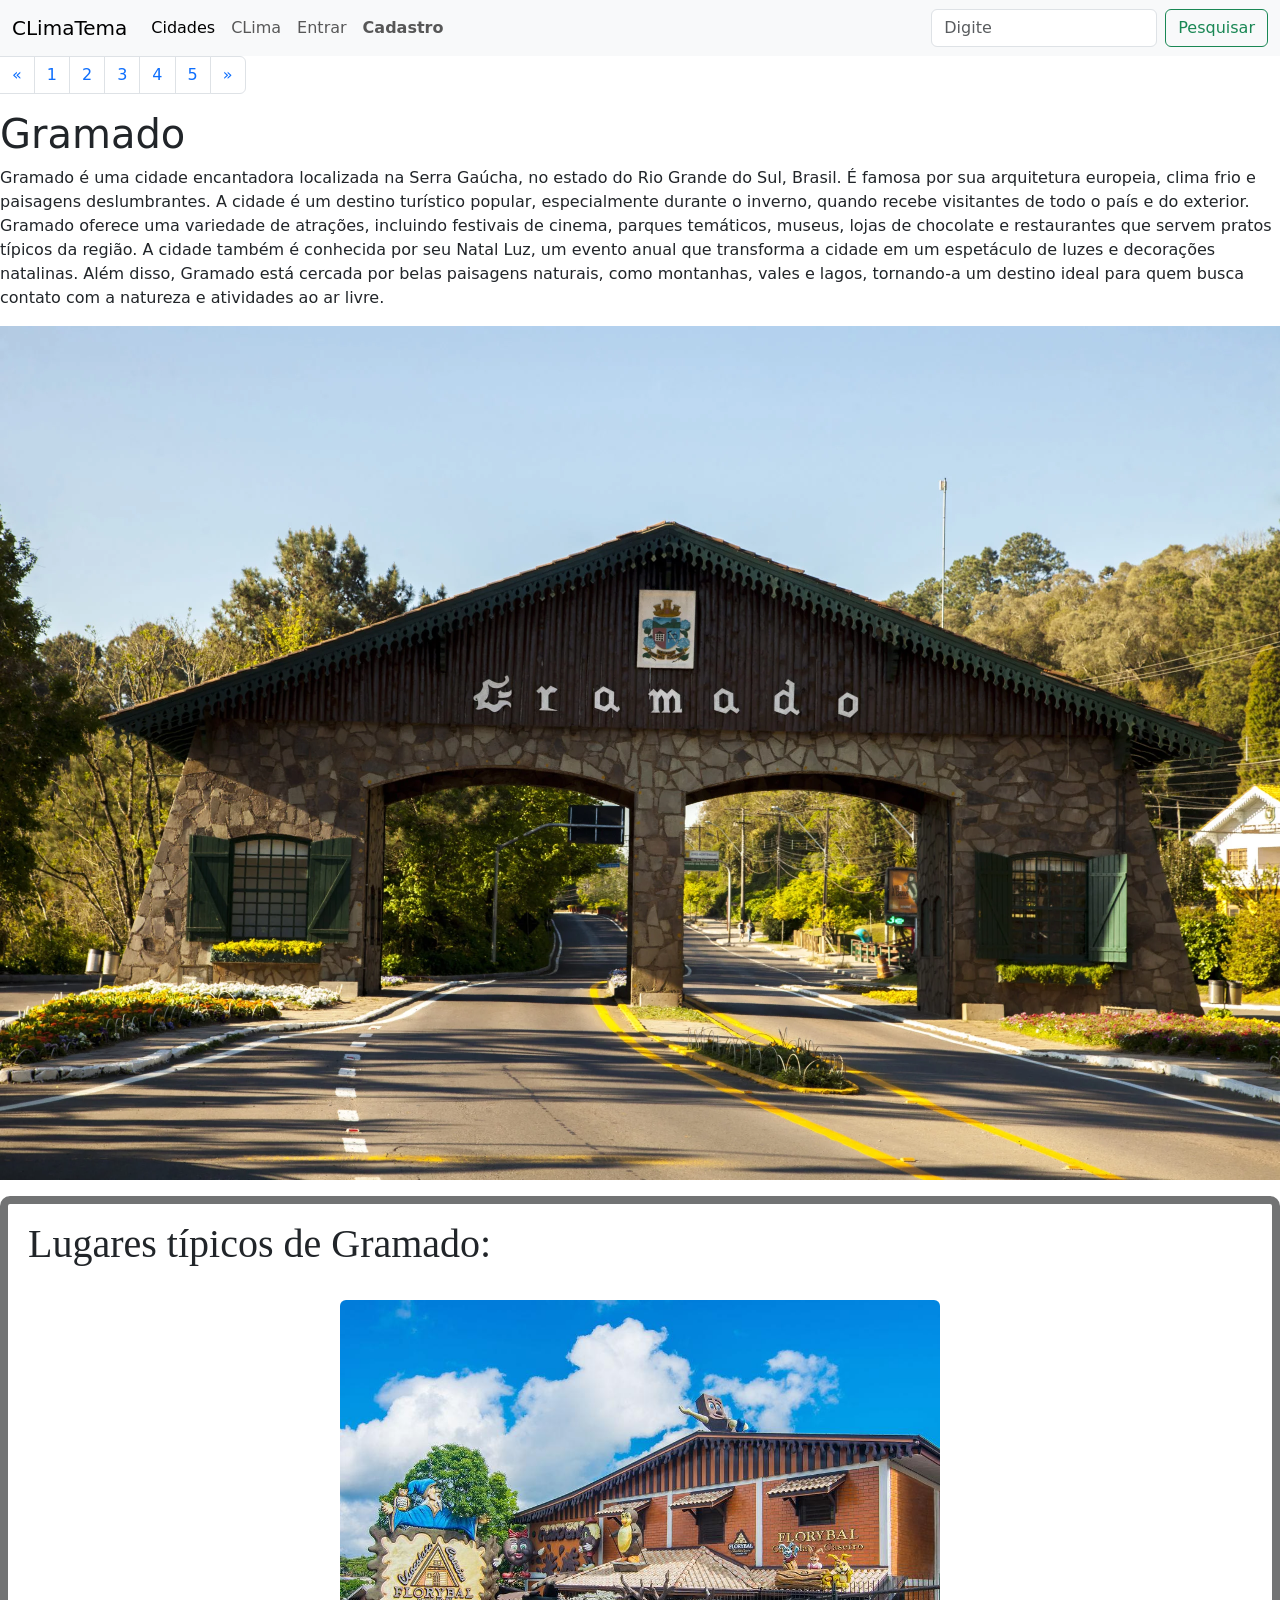
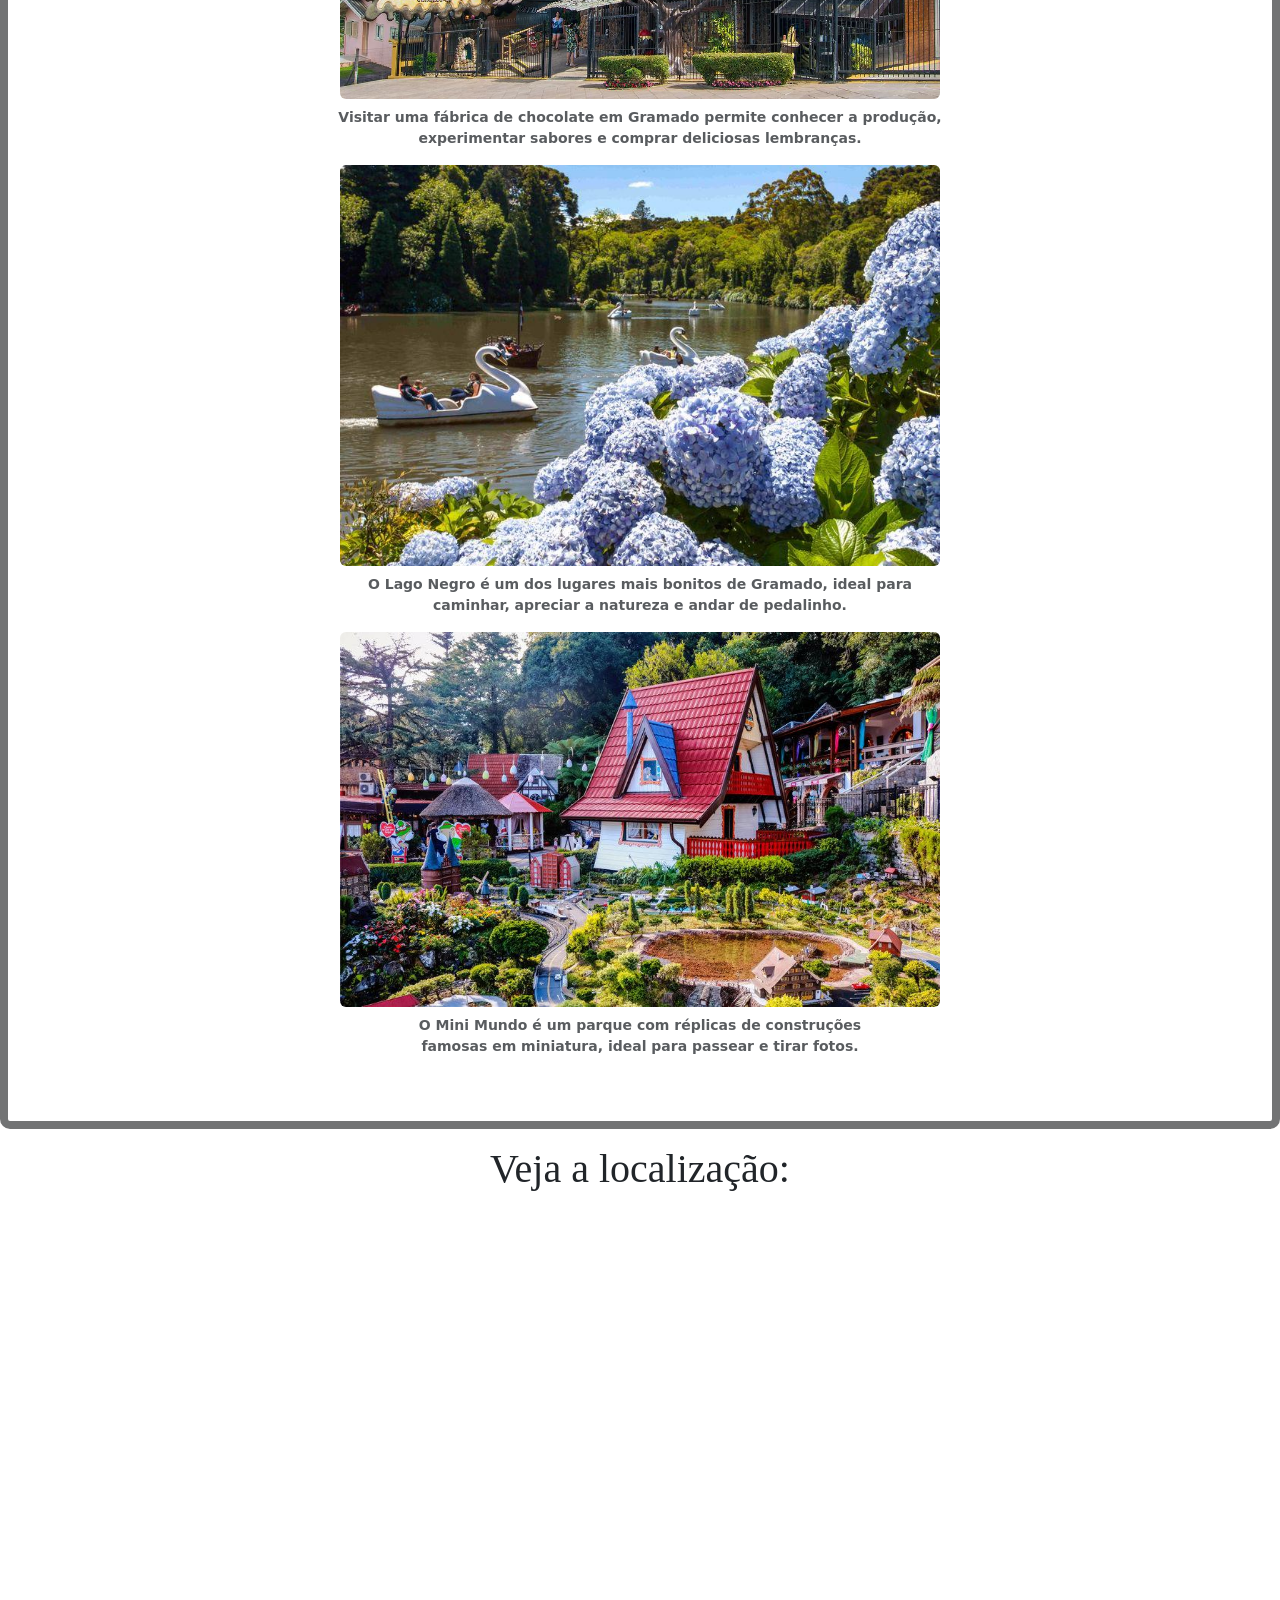
<file: gramado.html>
<!DOCTYPE html>
<html lang="en">
<head>
    <meta charset="UTF-8">
    <meta name="viewport" content="width=device-width, initial-scale=1.0">
    <link href="https://cdn.jsdelivr.net/npm/bootstrap@5.3.8/dist/css/bootstrap.min.css" rel="stylesheet" integrity="sha384-sRIl4kxILFvY47J16cr9ZwB07vP4J8+LH7qKQnuqkuIAvNWLzeN8tE5YBujZqJLB" crossorigin="anonymous">
   <link rel="stylesheet" href="style.css">
    <title>Document</title>
</head>
<body>

     <nav class="navbar navbar-expand-lg bg-body-tertiary">
  <div class="container-fluid">
    <a class="navbar-brand" href="index.html">CLimaTema</a>
    <button class="navbar-toggler" type="button" data-bs-toggle="collapse" data-bs-target="#navbarSupportedContent" aria-controls="navbarSupportedContent" aria-expanded="false" aria-label="Toggle navigation">
      <span class="navbar-toggler-icon"></span>
    </button>
    <div class="collapse navbar-collapse" id="navbarSupportedContent">
      <ul class="navbar-nav me-auto mb-2 mb-lg-0">
        <li class="nav-item">
          <a class="nav-link active" aria-current="page" href="cidades.html">Cidades</a>
        </li>
        <li class="nav-item">
          <a class="nav-link" href="climas.html">CLima</a>
        </li>
          <li class="nav-item">
          <a class="nav-link" href="entrar.html">Entrar</a>
        </li>
          <li class="nav-item">
          <a class="nav-link" href="cadastro.html"><strong>Cadastro</strong>
        </li>

      </ul>
      <form class="d-flex" role="search">
        <input class="form-control me-2" type="search" placeholder="Digite" aria-label="search"/>
        <button class="btn btn-outline-success" type="submit">Pesquisar</button>
      </form>
    </div>
  </div>
</nav>  

    <nav aria-label="Page navigation example">
  <ul class="pagination">
    <li class="page-item">
      <a class="page-link" href="#" aria-label="Previous">
        <span aria-hidden="true">&laquo;</span>
      </a>
    </li>
    <li class="page-item"><a class="page-link" href="gramado.html">1</a></li>
    <li class="page-item"><a class="page-link" href="RJ.html">2</a></li>
    <li class="page-item"><a class="page-link" href="Bahia.html">3</a></li>
    <li class="page-item"><a class="page-link" href="SP.html">4</a></li>
    <li class="page-item"><a class="page-link" href="ceara.html">5</a></li>
    <li class="page-item">
      <a class="page-link" href="#" aria-label="Next">
        <span aria-hidden="true">&raquo;</span>
      </a>
    </li>
  </ul>
</nav>

      <h1>Gramado</h1>
  <p>Gramado é uma cidade encantadora localizada na Serra Gaúcha, no estado do Rio Grande do Sul, Brasil. É famosa por sua arquitetura europeia, clima frio e paisagens deslumbrantes. A cidade é um destino turístico popular, especialmente durante o inverno, quando recebe visitantes de todo o país e do exterior.
  Gramado oferece uma variedade de atrações, incluindo festivais de cinema, parques temáticos, museus, lojas de chocolate e restaurantes que servem pratos típicos da região. A cidade também é conhecida por seu Natal Luz, um evento anual que transforma a cidade em um espetáculo de luzes e decorações natalinas.
  Além disso, Gramado está cercada por belas paisagens naturais, como montanhas, vales e lagos, tornando-a um destino ideal para quem busca contato com a natureza e atividades ao ar livre.</p>
<img src="./img/cidade1.webp" width="1890px" height="1000px"  class="img-fluid" alt="...">
</div>

<p></p>


<div class="gramado1">
 
 <div class="G1">
  <p></p>
  <h1>Lugares típicos de Gramado:</h1>
  <p></p>
</div>

<figure class="figure">
  <p></p>
  <img src="./img/chocolate.jpg" width="600" height="400" class="figure-img img-fluid rounded" alt="...">
  <figcaption class="figure-caption">
   Visitar uma fábrica de chocolate em Gramado permite conhecer a produção,<p> experimentar sabores e comprar deliciosas lembranças.
   </figcaption>
  
   <figure class="figure">
  <img src="./img/lago.jpg" width="600" height="400"  class="figure-img img-fluid rounded" alt="...">
  <figcaption class="figure-caption">O Lago Negro é um dos lugares mais bonitos de Gramado, ideal para <p>caminhar, apreciar a natureza e andar de pedalinho.</figcaption>

<figure class="figure">
  <img src="./img/minimundo.jpg" width="600" height="400"  class="figure-img img-fluid rounded" alt="...">
  <figcaption class="figure-caption">O Mini Mundo é um parque com réplicas de construções<p> famosas em miniatura, ideal para passear e tirar fotos.</figcaption>


  </figure>

  </figure>

  </figure>
</div>


<p></p>
<div class="mapagramado">
  <p></p>
  <h1>Veja a localização:</h1>
<iframe src="https://www.google.com/maps/embed?pb=!1m18!1m12!1m3!1d55626.84244514685!2d-50.8664683!3d-29.379726199999997!2m3!1f0!2f0!3f0!3m2!1i1024!2i768!4f13.1!3m3!1m2!1s0x951932427804321f%3A0xa71c25f081e5aea6!2sGramado%2C%20RS!5e0!3m2!1spt-BR!2sbr!4v1791555402821!5m2!1spt-BR!2sbr" width="600" height="450" style="border:0;" allowfullscreen="" loading="lazy" referrerpolicy="strict-origin-when-cross-origin"></iframe>
<p></p>
</div>


<script src="https://cdn.jsdelivr.net/npm/bootstrap@5.3.8/dist/js/bootstrap.bundle.min.js" integrity="sha384-FKyoEForCGlyvwx9Hj09JcYn3nv7wiPVlz7YYwJrWVcXK/BmnVDxM+D2scQbITxI" crossorigin="anonymous"></script>
</body>
</html>
</file>
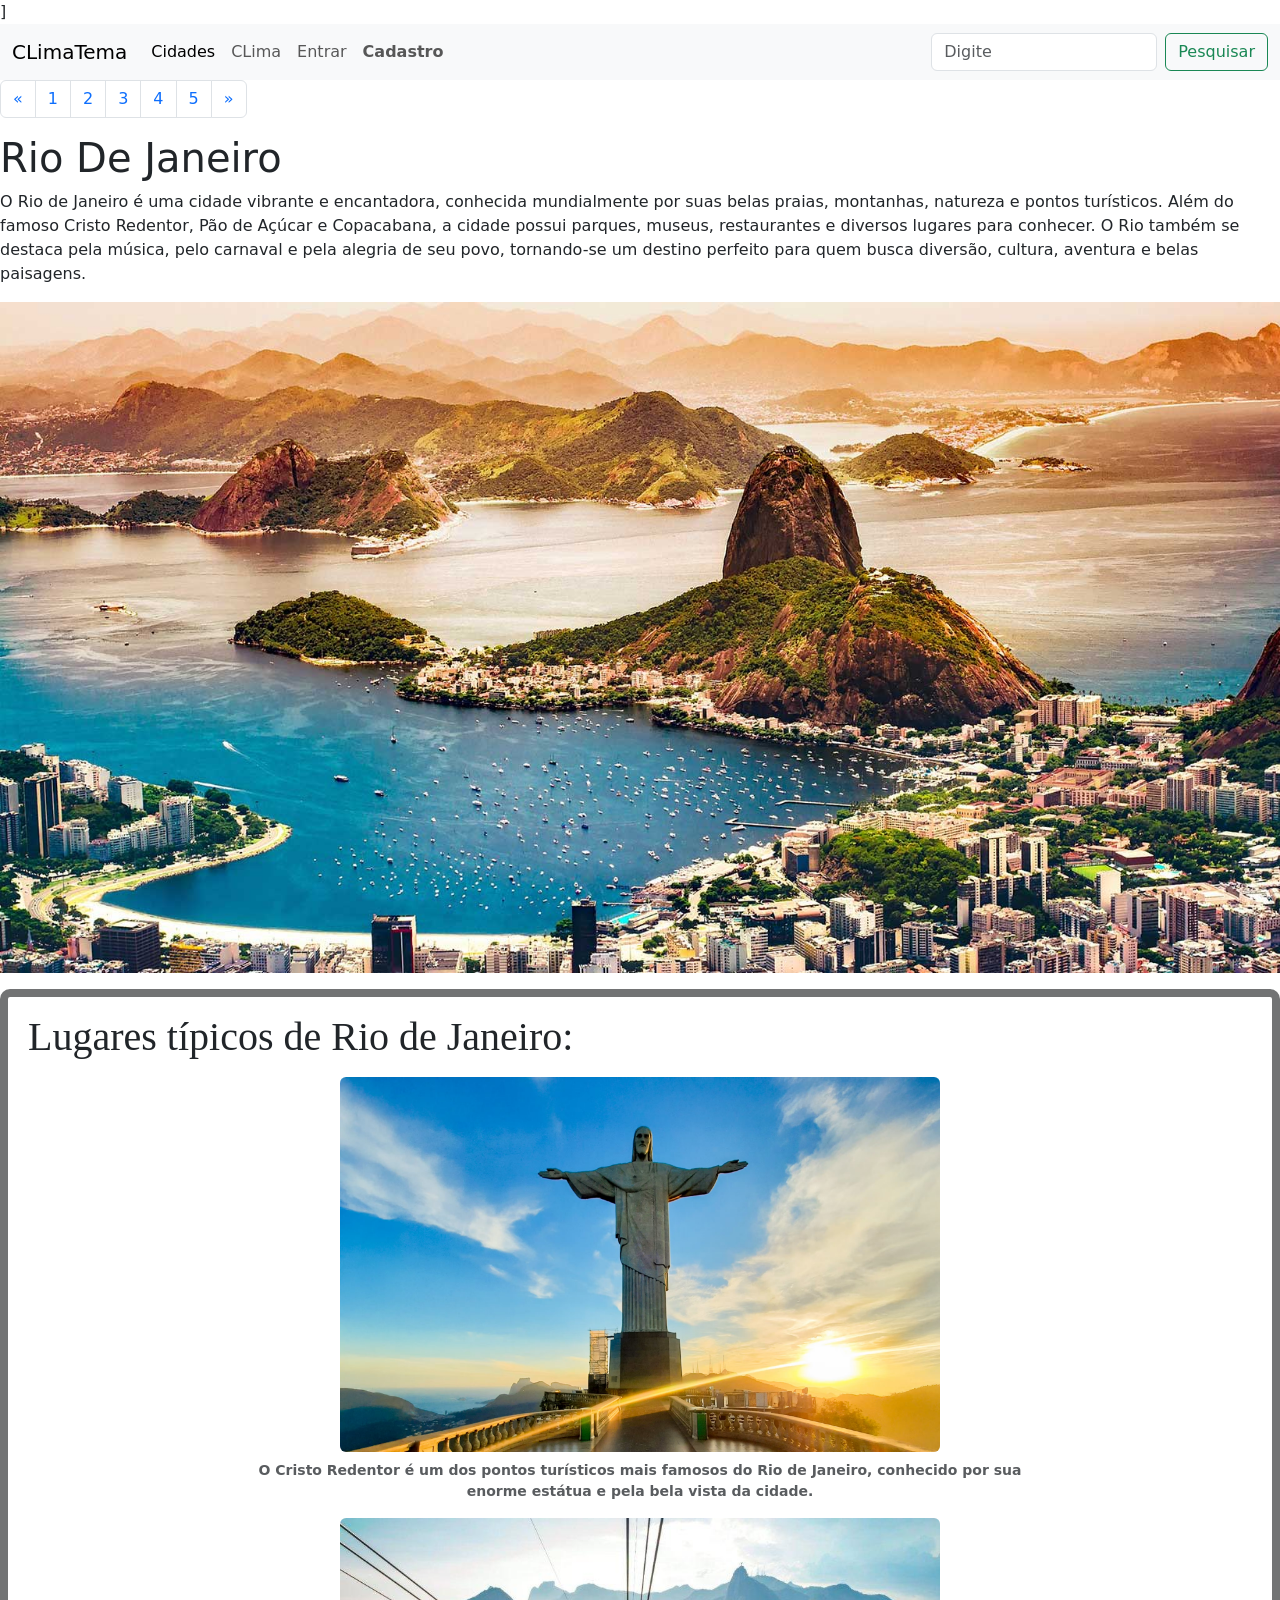
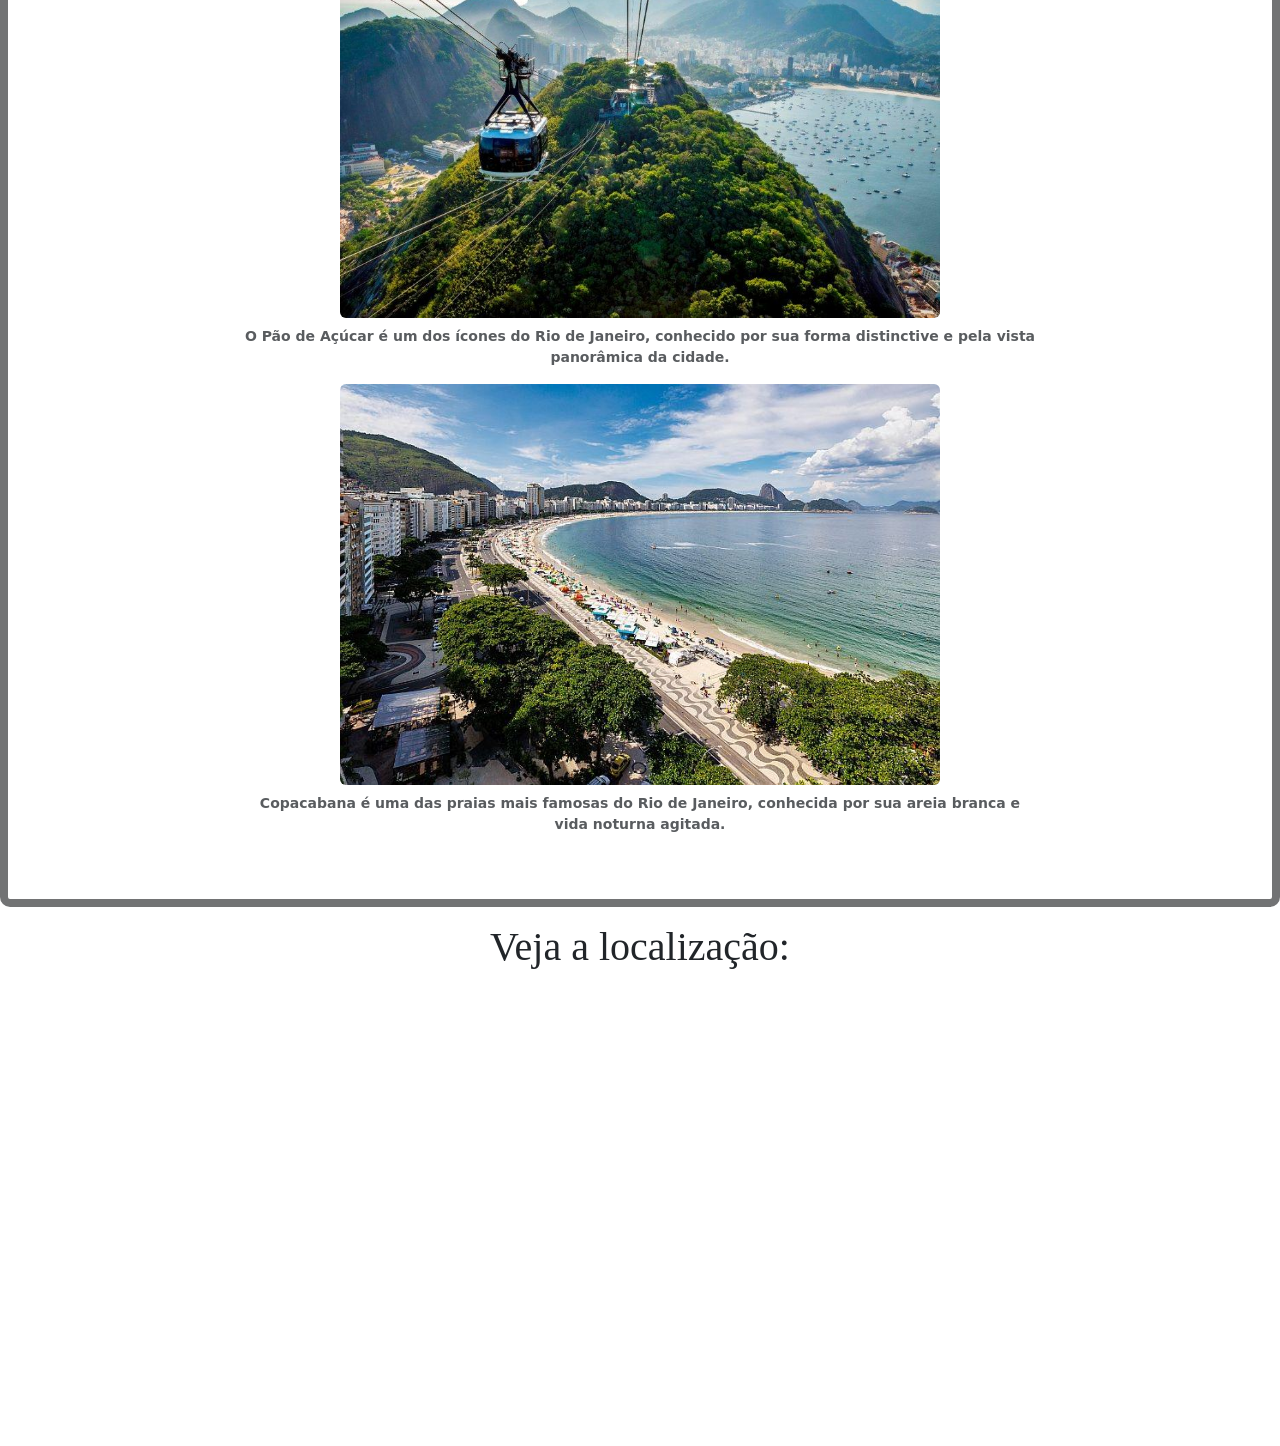
<file: RJ.html>
<!DOCTYPE html>
<html lang="en">
<head>
    <meta charset="UTF-8">
    <meta name="viewport" content="width=, initial-scale=1.0">]
    <link href="https://cdn.jsdelivr.net/npm/bootstrap@5.3.8/dist/css/bootstrap.min.css" rel="stylesheet" integrity="sha384-sRIl4kxILFvY47J16cr9ZwB07vP4J8+LH7qKQnuqkuIAvNWLzeN8tE5YBujZqJLB" crossorigin="anonymous">
    <link rel="stylesheet" href="style.css">
    <title>Document</title>
</head>
<body>

   <nav class="navbar navbar-expand-lg bg-body-tertiary">
  <div class="container-fluid">
    <a class="navbar-brand" href="index.html">CLimaTema</a>
    <button class="navbar-toggler" type="button" data-bs-toggle="collapse" data-bs-target="#navbarSupportedContent" aria-controls="navbarSupportedContent" aria-expanded="false" aria-label="Toggle navigation">
      <span class="navbar-toggler-icon"></span>
    </button>
    <div class="collapse navbar-collapse" id="navbarSupportedContent">
      <ul class="navbar-nav me-auto mb-2 mb-lg-0">
        <li class="nav-item">
          <a class="nav-link active" aria-current="page" href="cidades.html">Cidades</a>
        </li>
        <li class="nav-item">
          <a class="nav-link" href="climas.html">CLima</a>
        </li>
          <li class="nav-item">
          <a class="nav-link" href="entrar.html">Entrar</a>
        </li>
          <li class="nav-item">
          <a class="nav-link" href="cadastro.html"><strong>Cadastro</strong></a>
        </li>

      </ul>
      <form class="d-flex" role="search">
        <input class="form-control me-2" type="search" placeholder="Digite" aria-label="search"/>
        <button class="btn btn-outline-success" type="submit">Pesquisar</button>
      </form>
    </div>
  </div>
</nav>  


       <nav aria-label="Page navigation example">
  <ul class="pagination">
    <li class="page-item">
      <a class="page-link" href="#" aria-label="Previous">
        <span aria-hidden="true">&laquo;</span>
      </a>
    </li>
    <li class="page-item"><a class="page-link" href="gramado.html">1</a></li>
    <li class="page-item"><a class="page-link" href="RJ.html">2</a></li>
    <li class="page-item"><a class="page-link" href="Bahia.html">3</a></li>
    <li class="page-item"><a class="page-link" href="SP.html">4</a></li>
    <li class="page-item"><a class="page-link" href="ceara.html">5</a></li>
    <li class="page-item">
      <a class="page-link" href="#" aria-label="Next">
        <span aria-hidden="true">&raquo;</span>
      </a>
    </li>
  </ul>
</nav>


   <div>
   <h1>Rio De Janeiro</h1>
   <p>O Rio de Janeiro é uma cidade vibrante e encantadora, conhecida mundialmente por suas belas praias, montanhas, natureza e pontos turísticos. Além do famoso Cristo Redentor, Pão de Açúcar e Copacabana, a cidade possui parques, museus, restaurantes e diversos lugares para conhecer. O Rio também se destaca pela música, pelo carnaval e pela alegria de seu povo, tornando-se um destino perfeito para quem busca diversão, cultura, aventura e belas paisagens.
   <p></p>
    <img src="./img/cidade2.jpg" width="1890px" height="1000px" class="img-fluid" alt="..."></p>
</div>

<p></p>


   <div class="rj1">

    <div class="RJ1">
      <p></p>
   <h1>Lugares típicos de Rio de Janeiro:</h1>
   <p></p>
   </div>

   <figure class="figure">
  <img src="./img/cristo2.avif"  width="600" height="1000" class="figure-img img-fluid rounded" alt="...">
  <figcaption class="figure-caption">O Cristo Redentor é um dos pontos turísticos mais famosos do Rio de Janeiro, conhecido por sua<p> enorme estátua e pela bela vista da cidade.</figcaption>
 
    
   <figure class="figure">
  <img src="./img/pao.jpg"  width="600" height="400" class="figure-img img-fluid rounded" alt="...">
  <figcaption class="figure-caption">O Pão de Açúcar é um dos ícones do Rio de Janeiro, conhecido por sua forma distinctive e pela vista<p> panorâmica da cidade.</figcaption>

   
<figure class="figure">
  <img src="./img/copacabana.jpg"  width="600" height="400" class="figure-img img-fluid rounded" alt="...">
  <figcaption class="figure-caption">Copacabana é uma das praias mais famosas do Rio de Janeiro, conhecida por sua areia branca e <p>vida noturna agitada.</figcaption>
  </figure>
  
  
  </figure>
 
  </figure>


</div>

  <div class="maparj">
    <p></p>
   <h1>Veja a localização:</h1>
  <iframe src="https://www.google.com/maps/embed?pb=!1m18!1m12!1m3!1d235198.68142636976!2d-43.44598205!3d-22.91413075!2m3!1f0!2f0!3f0!3m2!1i1024!2i768!4f13.1!3m3!1m2!1s0x9bde559108a05b%3A0x50dc426c672fd24e!2sRio%20de%20Janeiro%2C%20RJ!5e0!3m2!1spt-BR!2sbr!4v1791555856152!5m2!1spt-BR!2sbr" width="600" height="450" style="border:0;" allowfullscreen="" loading="lazy" referrerpolicy="strict-origin-when-cross-origin"></iframe>
   </div>


    <script src="https://cdn.jsdelivr.net/npm/bootstrap@5.3.8/dist/js/bootstrap.bundle.min.js" integrity="sha384-FKyoEForCGlyvwx9Hj09JcYn3nv7wiPVlz7YYwJrWVcXK/BmnVDxM+D2scQbITxI" crossorigin="anonymous"></script>
</body>
</html>
</file>
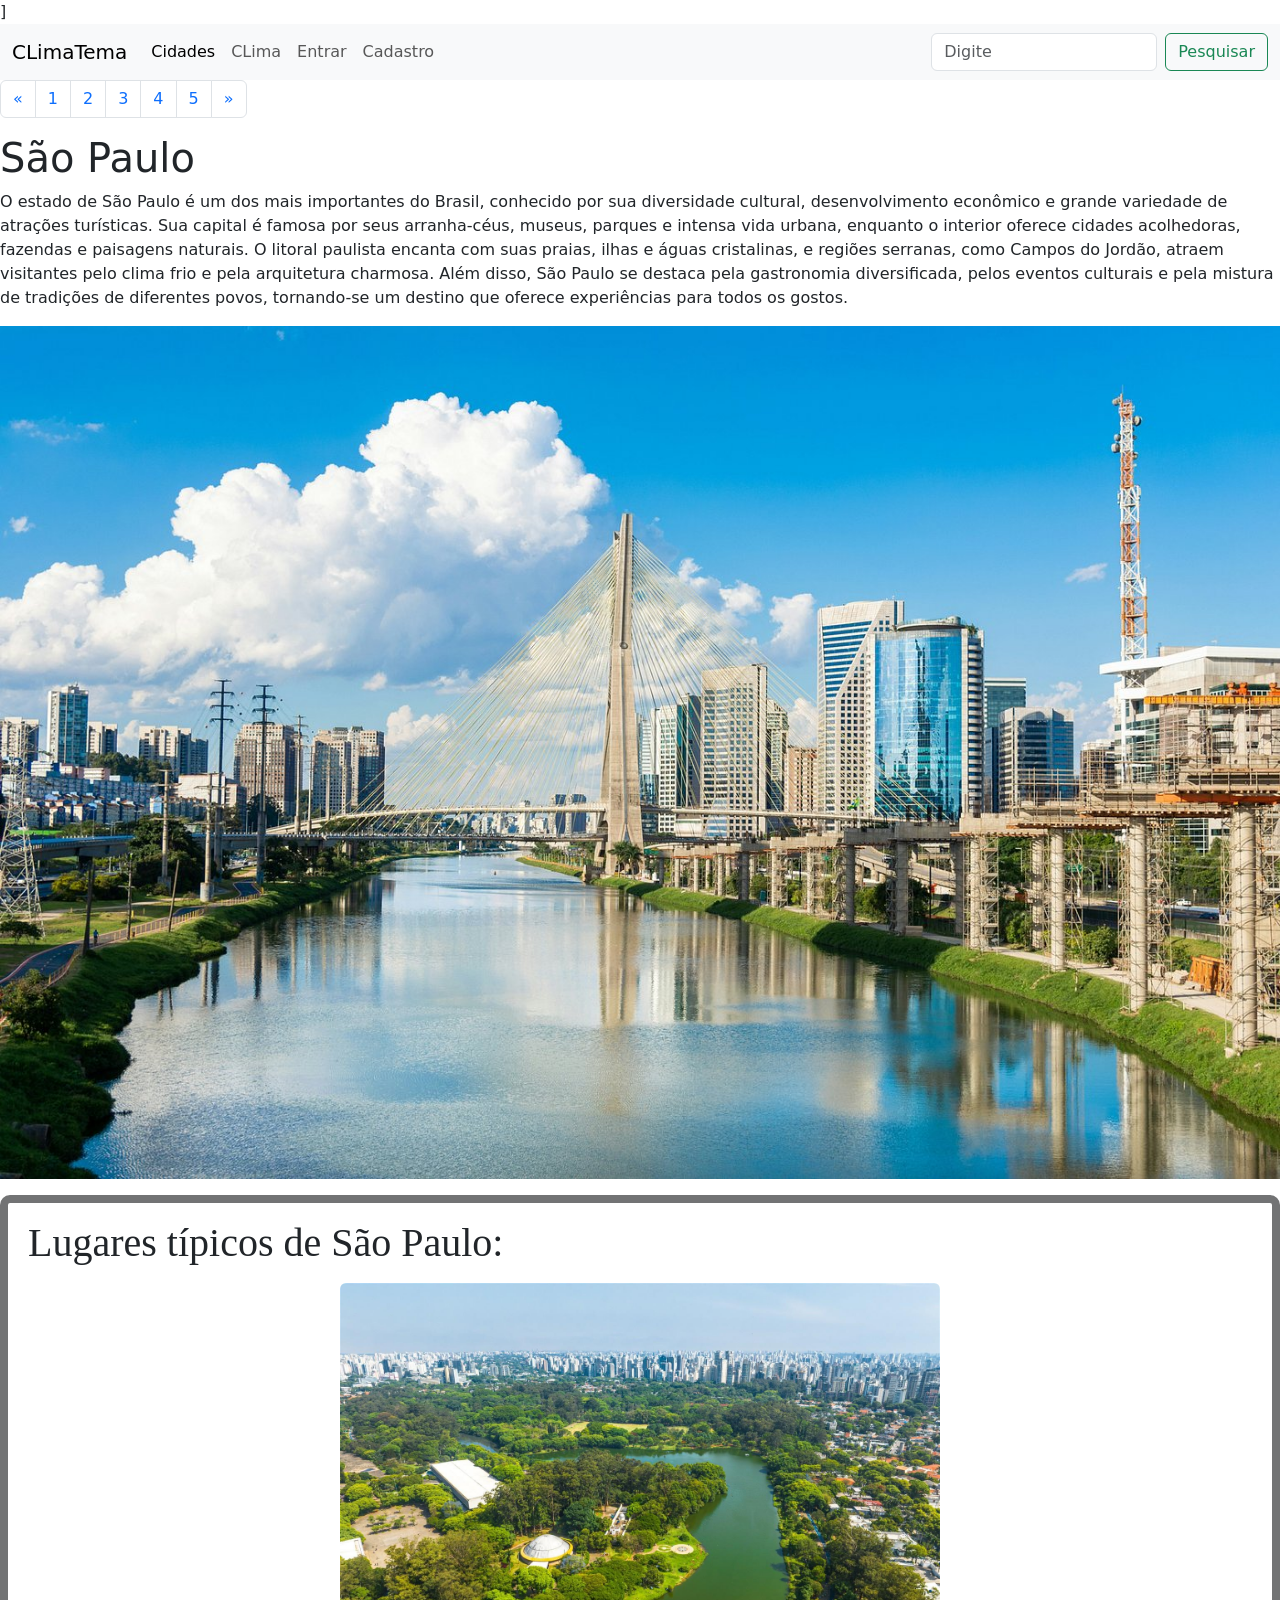
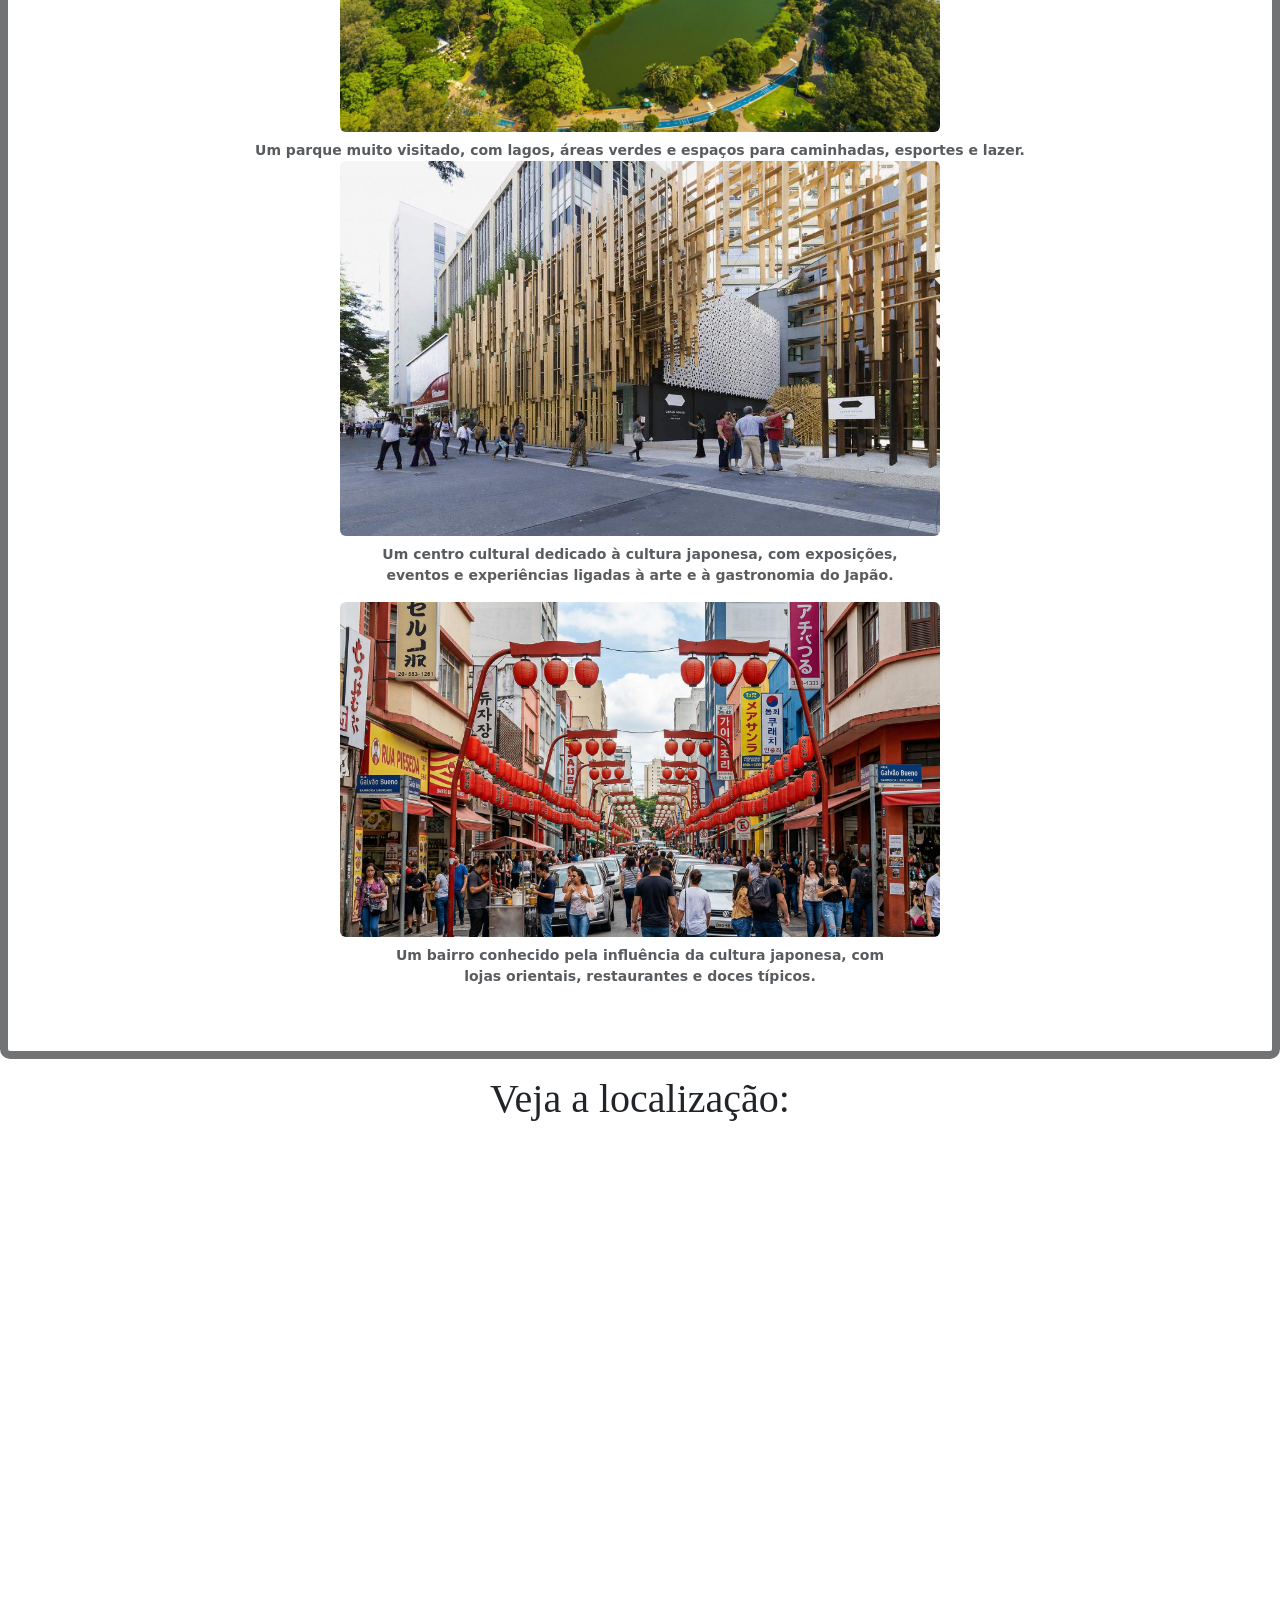
<file: SP.html>
<!DOCTYPE html>
<html lang="en">
<head>
    <meta charset="UTF-8">
    <meta name="viewport" content="width=, initial-scale=1.0">]
    <link href="https://cdn.jsdelivr.net/npm/bootstrap@5.3.8/dist/css/bootstrap.min.css" rel="stylesheet" integrity="sha384-sRIl4kxILFvY47J16cr9ZwB07vP4J8+LH7qKQnuqkuIAvNWLzeN8tE5YBujZqJLB" crossorigin="anonymous">
   <link rel="stylesheet" href="style.css">
    <title>Document</title>
</head>
<body>

   <nav class="navbar navbar-expand-lg bg-body-tertiary">
  <div class="container-fluid">
    <a class="navbar-brand" href="index.html">CLimaTema</a>
    <button class="navbar-toggler" type="button" data-bs-toggle="collapse" data-bs-target="#navbarSupportedContent" aria-controls="navbarSupportedContent" aria-expanded="false" aria-label="Toggle navigation">
      <span class="navbar-toggler-icon"></span>
    </button>
    <div class="collapse navbar-collapse" id="navbarSupportedContent">
      <ul class="navbar-nav me-auto mb-2 mb-lg-0">
        <li class="nav-item">
          <a class="nav-link active" aria-current="page" href="cidades.html">Cidades</a>
        </li>
        <li class="nav-item">
          <a class="nav-link" href="climas.html">CLima</a>
        </li>
          <li class="nav-item">
          <a class="nav-link" href="entrar.html">Entrar</a>
        </li>
          <li class="nav-item">
          <a class="nav-link" href="cadastro.html"></strong>Cadastro</strong></a>
        </li>

      </ul>
      <form class="d-flex" role="search">
        <input class="form-control me-2" type="search" placeholder="Digite" aria-label="search"/>
        <button class="btn btn-outline-success" type="submit">Pesquisar</button>
      </form>
    </div>
  </div>
</nav>  


       <nav aria-label="Page navigation example">
  <ul class="pagination">
    <li class="page-item">
      <a class="page-link" href="#" aria-label="Previous">
        <span aria-hidden="true">&laquo;</span>
      </a>
    </li>
    <li class="page-item"><a class="page-link" href="gramado.html">1</a></li>
    <li class="page-item"><a class="page-link" href="RJ.html">2</a></li>
    <li class="page-item"><a class="page-link" href="Bahia.html">3</a></li>
    <li class="page-item"><a class="page-link" href="SP.html">4</a></li>
    <li class="page-item"><a class="page-link" href="ceara.html">5</a></li>
    <li class="page-item">
      <a class="page-link" href="#" aria-label="Next">
        <span aria-hidden="true">&raquo;</span>
      </a>
    </li>
  </ul>
</nav>

<p></p>

<div>
  <h1>São Paulo</h1>
  <p>O estado de São Paulo é um dos mais importantes do Brasil, conhecido por sua diversidade cultural, desenvolvimento econômico e grande variedade de atrações turísticas. Sua capital é famosa por seus arranha-céus, museus, parques e intensa vida urbana, enquanto o interior oferece cidades acolhedoras, fazendas e paisagens naturais. O litoral paulista encanta com suas praias, ilhas e águas cristalinas, e regiões serranas, como Campos do Jordão, atraem visitantes pelo clima frio e pela arquitetura charmosa. Além disso, São Paulo se destaca pela gastronomia diversificada, pelos eventos culturais e pela mistura de tradições de diferentes povos, tornando-se um destino que oferece experiências para todos os gostos.</p>
   <img src="./img/cidade4.jpg" width="1890px" height="1000px" class="img-fluid" alt="..."></p>
</div>

<div class="sp1">

  <div class="SP1">
  <p></p>
  <h1>Lugares típicos de São Paulo:</h1>
  <p></p>
  </div>


<figure class="figure">
  <img src="./img/ibirapuera.jpg" width="600" height="400"  class="figure-img img-fluid rounded" alt="...">
  <figcaption class="figure-caption">Um parque muito visitado, com lagos, áreas verdes e espaços para caminhadas, esportes e lazer.</figcaption>

<figure class="figure">
  <img src="./img/japao.jpg" width="600" height="400"  class="figure-img img-fluid rounded" alt="...">
  <figcaption class="figure-caption">Um centro cultural dedicado à cultura japonesa, com exposições,<p> eventos e experiências ligadas à arte e à gastronomia do Japão.</figcaption>


<figure class="figure">
  <img src="./img/liberdade.jpg"  width="600" height="400"  class="figure-img img-fluid rounded" alt="...">
  <figcaption class="figure-caption">Um bairro conhecido pela influência da cultura japonesa, com <p>lojas orientais, restaurantes e doces típicos.</figcaption>
</figure>

</figure>

</figure>

</div>
  
 <div class="mapasp">
  <p></p>
  <h1>Veja a localização:</h1>
   <iframe src="https://www.google.com/maps/embed?pb=!1m18!1m12!1m3!1d467692.3954144106!2d-46.92494477088405!3d-23.681434650284235!2m3!1f0!2f0!3f0!3m2!1i1024!2i768!4f13.1!3m3!1m2!1s0x94ce448183a461d1%3A0x9ba94b08ff335bae!2zU8OjbyBQYXVsbywgU1A!5e0!3m2!1spt-BR!2sbr!4v1791555973679!5m2!1spt-BR!2sbr" width="600" height="450" style="border:0;" allowfullscreen="" loading="lazy" referrerpolicy="strict-origin-when-cross-origin"></iframe>
   </div>


<script src="https://cdn.jsdelivr.net/npm/bootstrap@5.3.8/dist/js/bootstrap.bundle.min.js" integrity="sha384-FKyoEForCGlyvwx9Hj09JcYn3nv7wiPVlz7YYwJrWVcXK/BmnVDxM+D2scQbITxI" crossorigin="anonymous"></script>
</body>
</html>
</file>
<file: style.css>
.gramado1{
    text-align: center;
    border-radius: 10px;
    font-weight: bold;
    border: 8px solid rgb(114, 115, 116);
 
}

.sp1{
    text-align: center;
    border-radius: 10px;
    font-weight: bold;
    border: 8px solid rgb(114, 115, 116);
}

.rj1{
    text-align: center;
    border-radius: 10px;
    font-weight: bold;
    border: 8px solid rgb(114, 115, 116);
}

.ceara1{
    text-align: center;
    border-radius: 10px;
    font-weight: bold;
    border: 8px solid rgb(114, 115, 116);
}

.mapagramado{
     font-size: 40px;
     font-family: 'Times New Roman', Times, serif;
     text-align: center;
}
.maparj{
     font-size: 40px;
     font-family: 'Times New Roman', Times, serif;
     text-align: center;
}
.mapasp{
     font-size: 40px;
     font-family: 'Times New Roman', Times, serif;
     text-align: center;
}
.mapaceara{
     font-size: 40px;
     font-family: 'Times New Roman', Times, serif;
     text-align: center;
}
.mapabahia{
     font-size: 40px;
     font-family: 'Times New Roman', Times, serif;
     text-align: center;
}
.G1{
    text-align: left;
    margin-left: 20px;
    font-family: 'Times New Roman', Times, serif;
   
}
.SP1{
    text-align: left;
    margin-left: 20px;
    font-family: 'Times New Roman', Times, serif;
   
}
.RJ1{
    text-align: left;
    margin-left: 20px;
    font-family: 'Times New Roman', Times, serif;
   
}
.C1{
    text-align: left;
    margin-left: 20px;
    font-family: 'Times New Roman', Times, serif;
   
}
.B1{
    text-align: left;
    margin-left: 20px;
    font-family: 'Times New Roman', Times, serif;
   
}
.bahia1{
    text-align: center;
    border-radius: 10px;
    font-weight: bold;
    border: 8px solid rgb(114, 115, 116);
}
</file>
